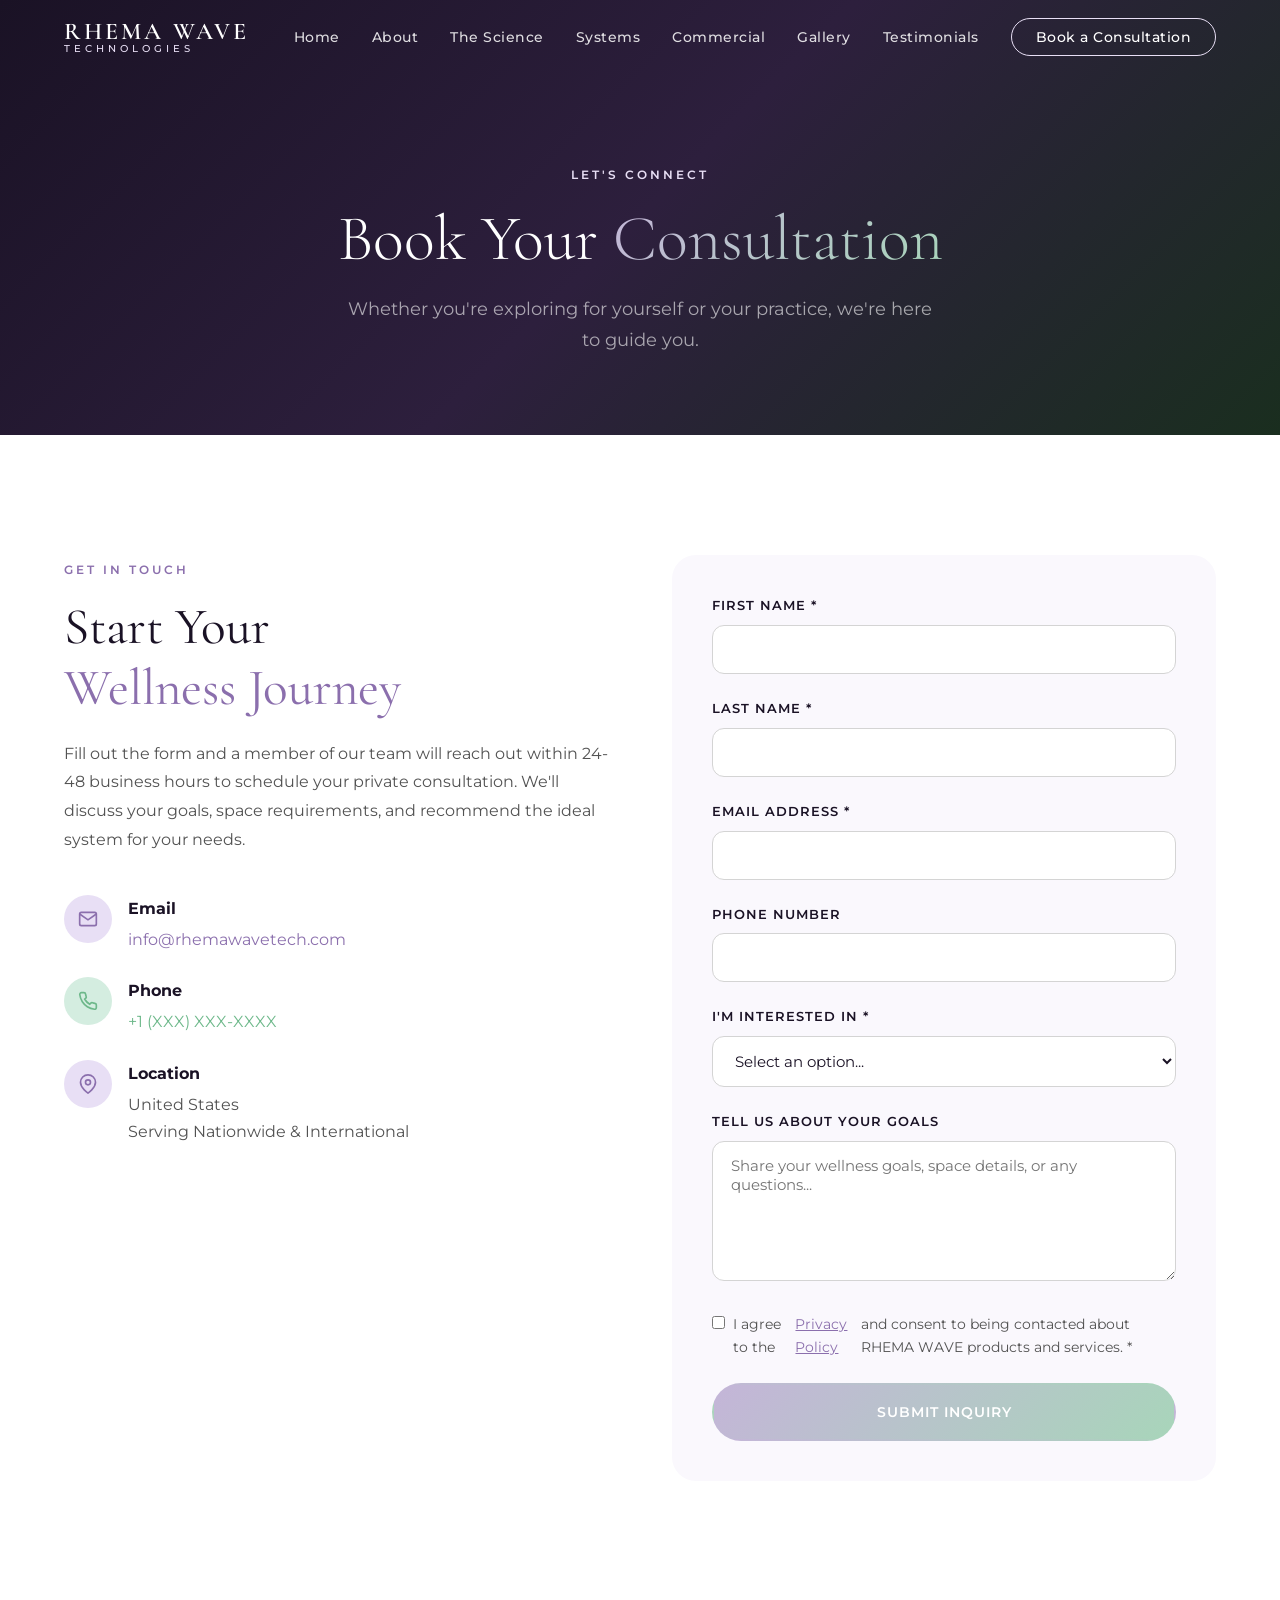
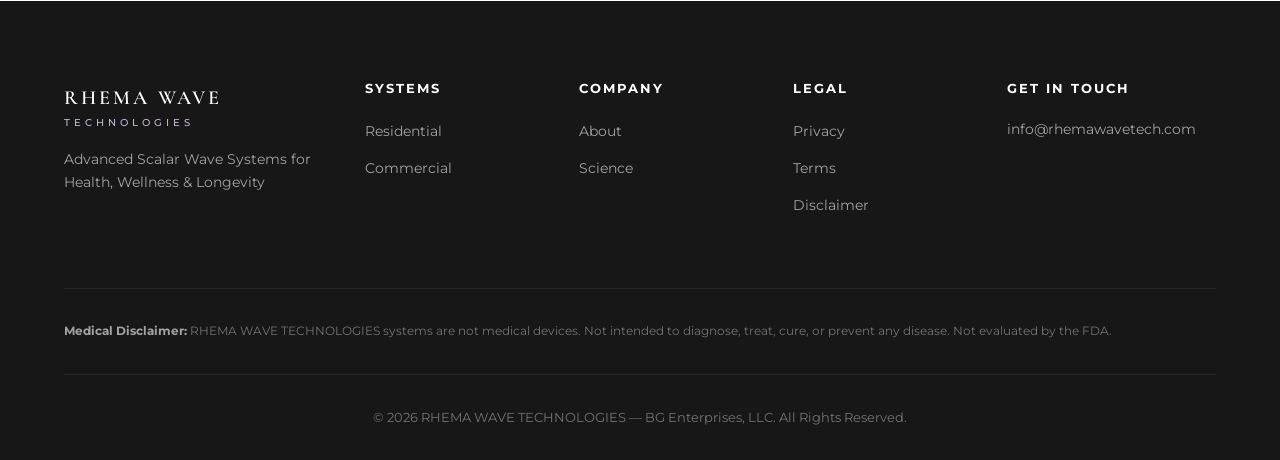
<file: contact.html>
<!DOCTYPE html>
<html lang="en">
<head>
  <meta charset="UTF-8">
  <meta name="viewport" content="width=device-width, initial-scale=1.0">
  <meta name="description" content="Contact RHEMA WAVE TECHNOLOGIES — Schedule a consultation, request a quote, or learn more about our scalar wave wellness systems.">
  <title>Contact Us | RHEMA WAVE TECHNOLOGIES</title>
  <link rel="preconnect" href="https://fonts.googleapis.com">
  <link rel="preconnect" href="https://fonts.gstatic.com" crossorigin>
  <link href="https://fonts.googleapis.com/css2?family=Cormorant+Garamond:wght@300;400;500;600;700&family=Montserrat:wght@300;400;500;600;700&display=swap" rel="stylesheet">
  <link rel="stylesheet" href="css/styles.css">
  <link rel="stylesheet" href="css/animations.css">
</head>
<body>

  <nav class="main-nav scrolled" id="mainNav">
    <div class="nav-container">
      <a href="index.html" class="nav-logo"><span class="logo-text">RHEMA WAVE</span><span class="logo-sub">TECHNOLOGIES</span></a>
      <button class="nav-toggle" id="navToggle" aria-label="Toggle navigation"><span></span><span></span><span></span></button>
      <ul class="nav-menu" id="navMenu">
        <li><a href="index.html">Home</a></li>
        <li><a href="about.html">About</a></li>
        <li><a href="technology.html">The Science</a></li>
        <li><a href="products.html">Systems</a></li>
        <li><a href="commercial.html">Commercial</a></li>
        <li><a href="gallery.html">Gallery</a></li>
        <li><a href="testimonials.html">Testimonials</a></li>
        <li><a href="contact.html" class="nav-cta active">Book a Consultation</a></li>
      </ul>
    </div>
  </nav>

  <div class="page-header">
    <div class="container">
      <span class="section-label light">Let's Connect</span>
      <h1>Book Your <span class="gradient-text">Consultation</span></h1>
      <p>Whether you're exploring for yourself or your practice, we're here to guide you.</p>
    </div>
  </div>

  <section class="section">
    <div class="container">
      <div class="contact-grid">
        <div>
          <span class="section-label">Get In Touch</span>
          <h2>Start Your<br><span class="accent-text">Wellness Journey</span></h2>
          <p style="color: var(--text-secondary); margin: 20px 0; line-height: 1.8;">
            Fill out the form and a member of our team will reach out within 24-48 business hours to schedule your private consultation. We'll discuss your goals, space requirements, and recommend the ideal system for your needs.
          </p>

          <div style="margin-top: 40px;">
            <div style="display: flex; align-items: flex-start; gap: 16px; margin-bottom: 24px;">
              <div style="width: 48px; height: 48px; border-radius: 50%; background: var(--calm-purple-light); display: flex; align-items: center; justify-content: center; flex-shrink: 0;">
                <svg width="20" height="20" viewBox="0 0 24 24" fill="none" stroke="var(--calm-purple-deep)" stroke-width="2"><path d="M4 4h16c1.1 0 2 .9 2 2v12c0 1.1-.9 2-2 2H4c-1.1 0-2-.9-2-2V6c0-1.1.9-2 2-2z"/><polyline points="22,6 12,13 2,6"/></svg>
              </div>
              <div>
                <strong style="display: block; margin-bottom: 4px;">Email</strong>
                <a href="mailto:info@rhemawavetech.com" style="color: var(--calm-purple-deep);">info@rhemawavetech.com</a>
              </div>
            </div>
            <div style="display: flex; align-items: flex-start; gap: 16px; margin-bottom: 24px;">
              <div style="width: 48px; height: 48px; border-radius: 50%; background: var(--calm-green-light); display: flex; align-items: center; justify-content: center; flex-shrink: 0;">
                <svg width="20" height="20" viewBox="0 0 24 24" fill="none" stroke="var(--calm-green-deep)" stroke-width="2"><path d="M22 16.92v3a2 2 0 01-2.18 2 19.79 19.79 0 01-8.63-3.07 19.5 19.5 0 01-6-6 19.79 19.79 0 01-3.07-8.67A2 2 0 014.11 2h3a2 2 0 012 1.72c.127.96.361 1.903.7 2.81a2 2 0 01-.45 2.11L8.09 9.91a16 16 0 006 6l1.27-1.27a2 2 0 012.11-.45c.907.339 1.85.573 2.81.7A2 2 0 0122 16.92z"/></svg>
              </div>
              <div>
                <strong style="display: block; margin-bottom: 4px;">Phone</strong>
                <a href="tel:+1XXXXXXXXXX" style="color: var(--calm-green-deep);">+1 (XXX) XXX-XXXX</a>
              </div>
            </div>
            <div style="display: flex; align-items: flex-start; gap: 16px;">
              <div style="width: 48px; height: 48px; border-radius: 50%; background: var(--calm-purple-light); display: flex; align-items: center; justify-content: center; flex-shrink: 0;">
                <svg width="20" height="20" viewBox="0 0 24 24" fill="none" stroke="var(--calm-purple-deep)" stroke-width="2"><path d="M21 10c0 7-9 13-9 13s-9-6-9-13a9 9 0 0118 0z"/><circle cx="12" cy="10" r="3"/></svg>
              </div>
              <div>
                <strong style="display: block; margin-bottom: 4px;">Location</strong>
                <span style="color: var(--text-secondary);">United States<br>Serving Nationwide &amp; International</span>
              </div>
            </div>
          </div>
        </div>

        <div>
          <!--
            GO HIGH LEVEL INTEGRATION NOTE:
            Replace this form with your GHL form embed code.
            In GHL, go to Sites > Forms > Create/Edit Form
            Then embed using the GHL form snippet.
          -->
          <form id="contactForm" style="background: var(--bg-secondary); padding: 40px; border-radius: 24px;">
            <div class="form-group">
              <label for="firstName">First Name *</label>
              <input type="text" id="firstName" name="firstName" required>
            </div>
            <div class="form-group">
              <label for="lastName">Last Name *</label>
              <input type="text" id="lastName" name="lastName" required>
            </div>
            <div class="form-group">
              <label for="email">Email Address *</label>
              <input type="email" id="email" name="email" required>
            </div>
            <div class="form-group">
              <label for="phone">Phone Number</label>
              <input type="tel" id="phone" name="phone">
            </div>
            <div class="form-group">
              <label for="interest">I'm Interested In *</label>
              <select id="interest" name="interest" required>
                <option value="">Select an option...</option>
                <option value="residential-personal">Residential — Personal System</option>
                <option value="residential-multi">Residential — Multi-Unit System</option>
                <option value="commercial-medspa">Commercial — Med Spa</option>
                <option value="commercial-clinic">Commercial — Functional Medicine Clinic</option>
                <option value="commercial-wellness">Commercial — Wellness Center</option>
                <option value="portable">Portable / Personal Unit</option>
                <option value="wearables">Bio-Scalar Wearables</option>
                <option value="general">General Inquiry</option>
              </select>
            </div>
            <div class="form-group">
              <label for="message">Tell Us About Your Goals</label>
              <textarea id="message" name="message" placeholder="Share your wellness goals, space details, or any questions..."></textarea>
            </div>
            <div class="form-group">
              <label style="display: flex; align-items: flex-start; gap: 8px; text-transform: none; letter-spacing: 0; font-weight: 400; font-size: 0.85rem; color: var(--text-secondary);">
                <input type="checkbox" name="consent" required style="width: auto; margin-top: 3px;">
                I agree to the <a href="privacy.html" style="color: var(--calm-purple-deep); text-decoration: underline;">Privacy Policy</a> and consent to being contacted about RHEMA WAVE products and services. *
              </label>
            </div>
            <button type="submit" class="btn btn-primary btn-lg" style="width: 100%;">Submit Inquiry</button>
          </form>
        </div>
      </div>
    </div>
  </section>

  <footer class="main-footer">
    <div class="container">
      <div class="footer-grid">
        <div class="footer-brand"><div class="footer-logo"><span class="logo-text">RHEMA WAVE</span><span class="logo-sub">TECHNOLOGIES</span></div><p class="footer-tagline">Advanced Scalar Wave Systems for Health, Wellness &amp; Longevity</p></div>
        <div class="footer-links"><h4>Systems</h4><ul><li><a href="products.html">Residential</a></li><li><a href="commercial.html">Commercial</a></li></ul></div>
        <div class="footer-links"><h4>Company</h4><ul><li><a href="about.html">About</a></li><li><a href="technology.html">Science</a></li></ul></div>
        <div class="footer-links"><h4>Legal</h4><ul><li><a href="privacy.html">Privacy</a></li><li><a href="terms.html">Terms</a></li><li><a href="disclaimer.html">Disclaimer</a></li></ul></div>
        <div class="footer-contact"><h4>Get In Touch</h4><p><a href="mailto:info@rhemawavetech.com">info@rhemawavetech.com</a></p></div>
      </div>
      <div class="footer-disclaimer"><p><strong>Medical Disclaimer:</strong> RHEMA WAVE TECHNOLOGIES systems are not medical devices. Not intended to diagnose, treat, cure, or prevent any disease. Not evaluated by the FDA.</p></div>
      <div class="footer-bottom"><p>&copy; <span id="currentYear"></span> RHEMA WAVE TECHNOLOGIES — BG Enterprises, LLC. All Rights Reserved.</p></div>
    </div>
  </footer>
  <script src="js/main.js"></script>
</body>
</html>
</file>
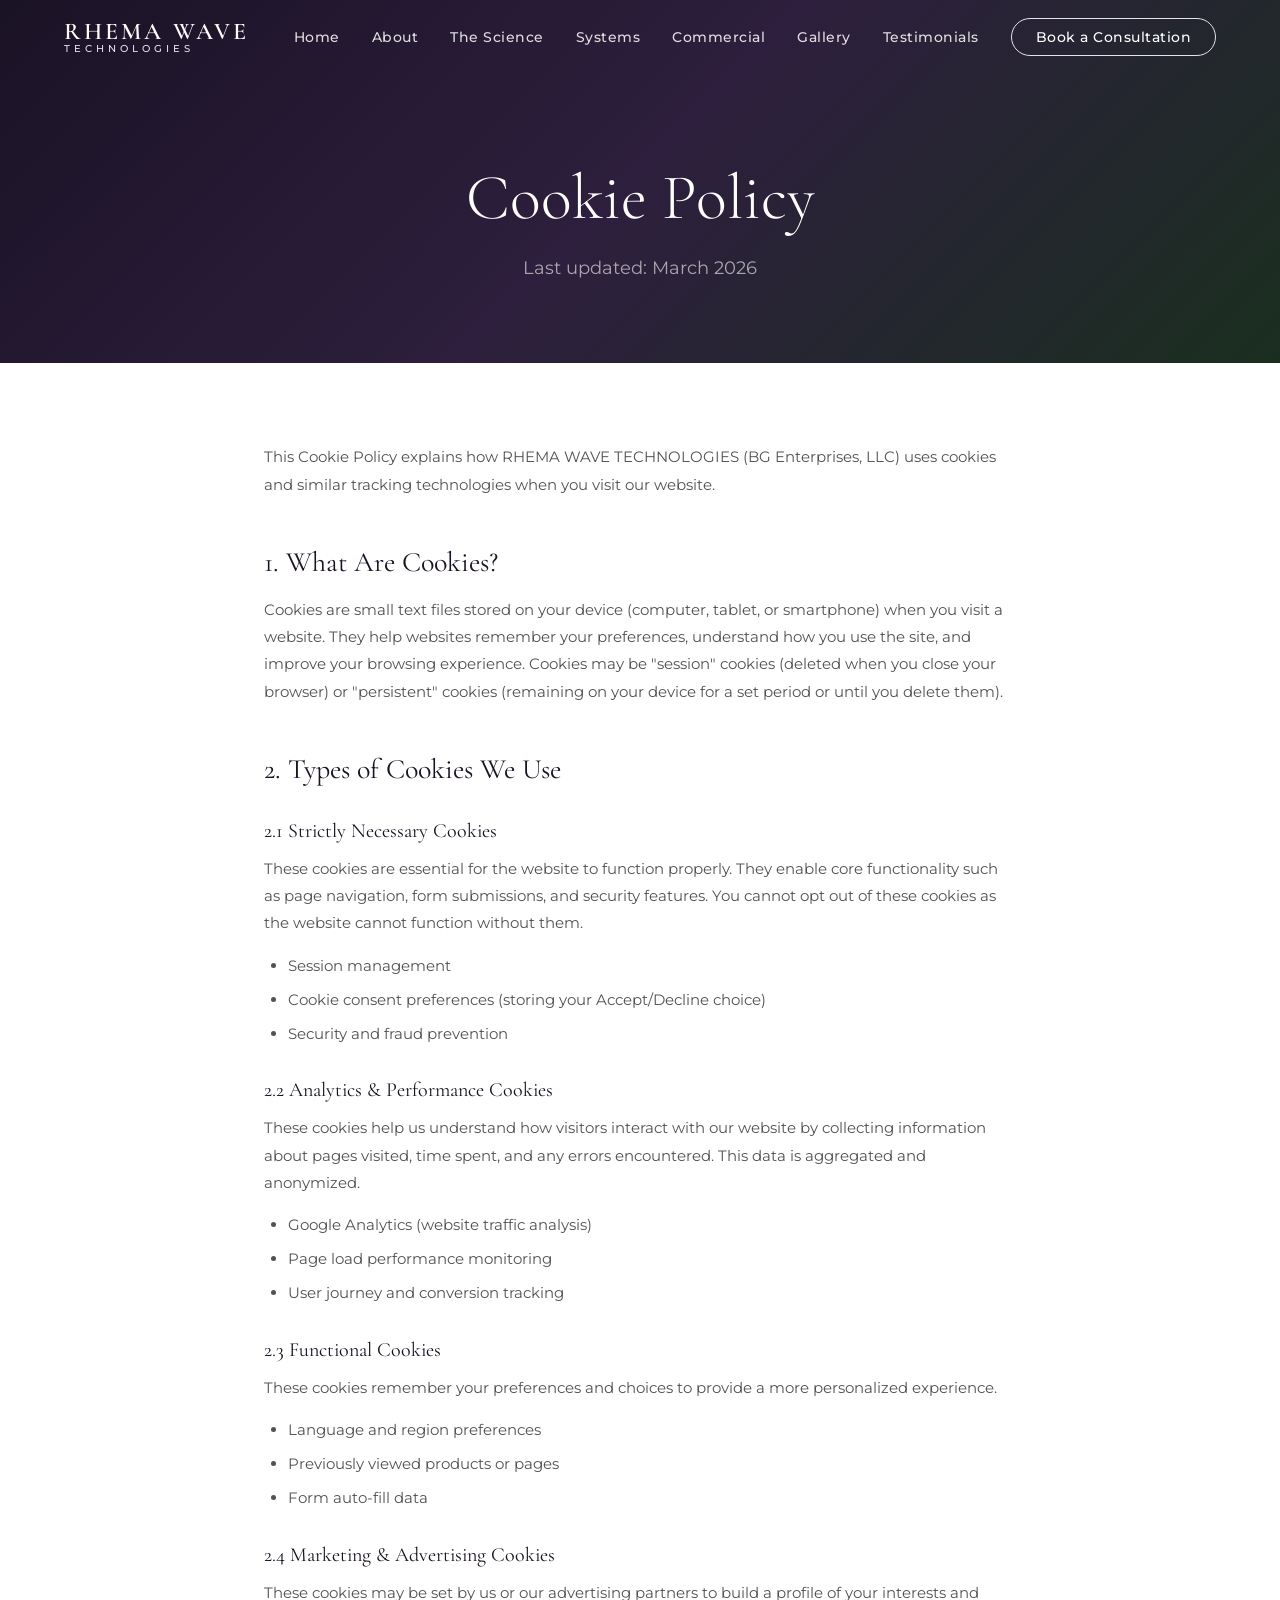
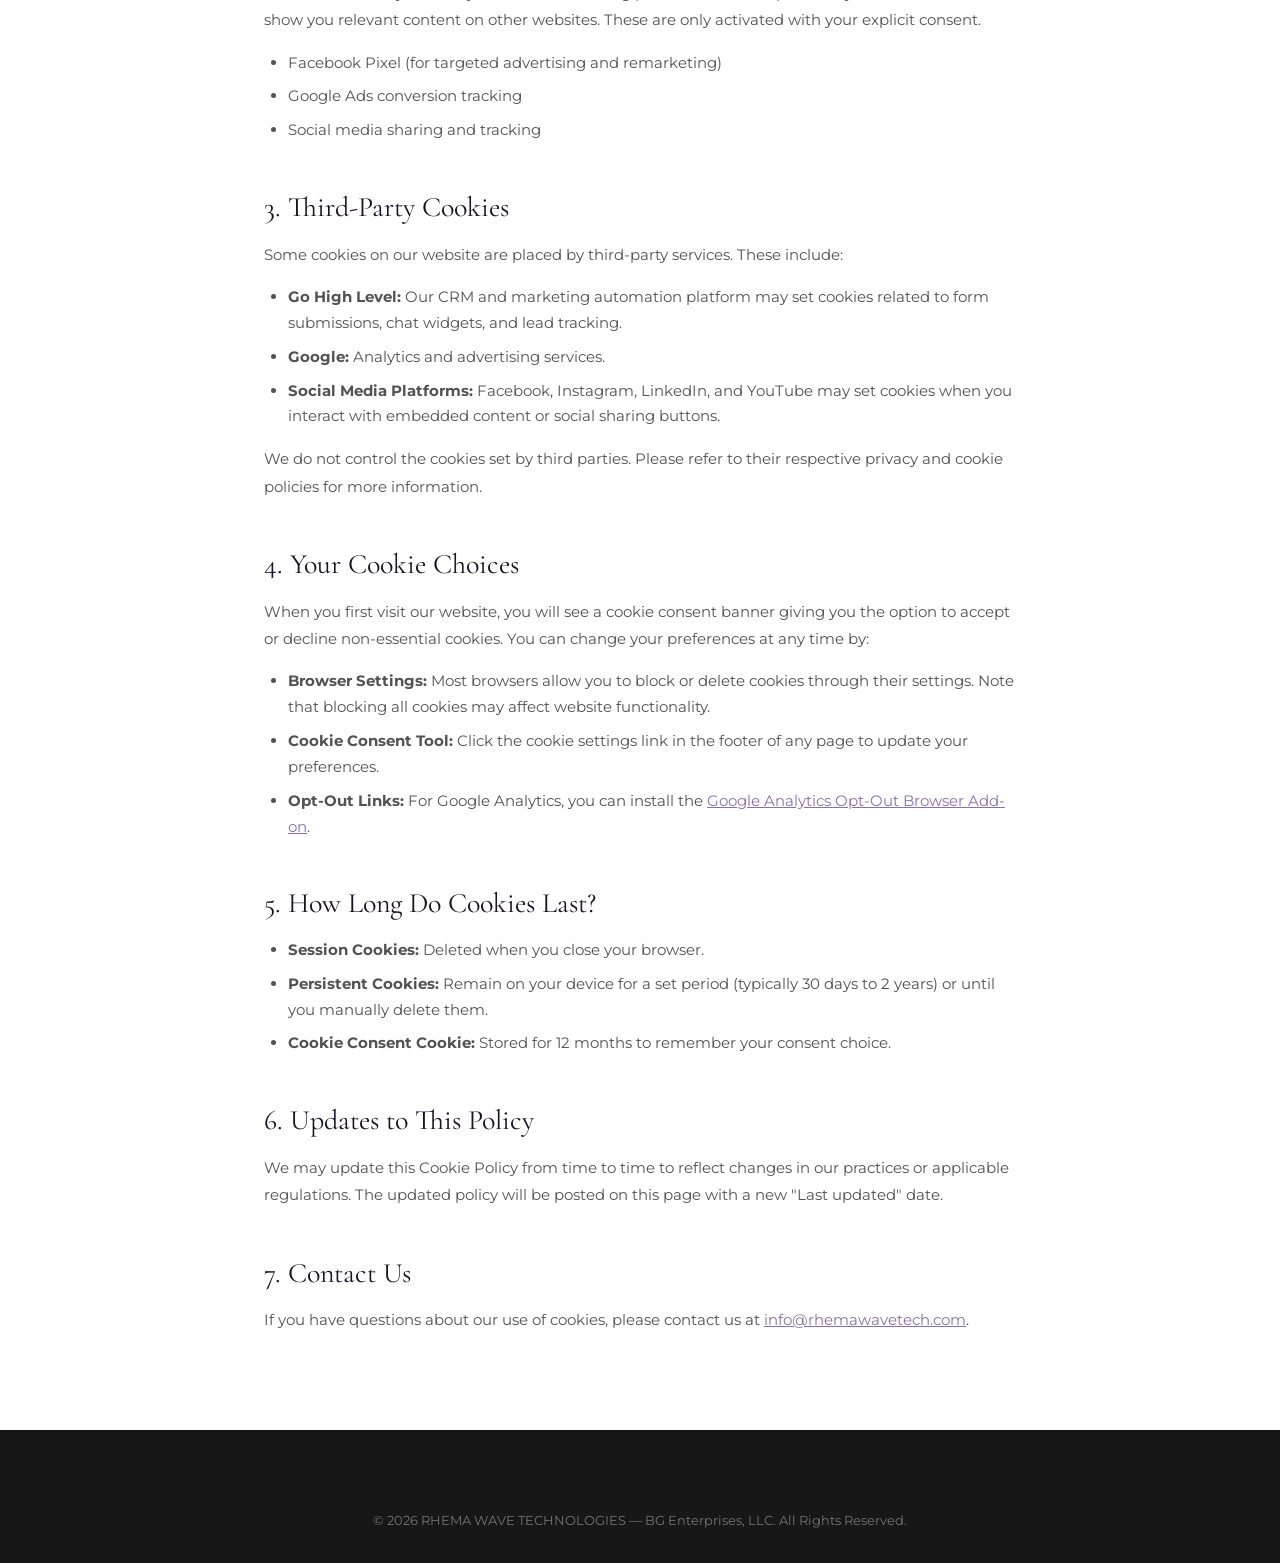
<file: cookies.html>
<!DOCTYPE html>
<html lang="en">
<head>
  <meta charset="UTF-8">
  <meta name="viewport" content="width=device-width, initial-scale=1.0">
  <meta name="description" content="RHEMA WAVE TECHNOLOGIES Cookie Policy — How we use cookies and tracking technologies on our website.">
  <title>Cookie Policy | RHEMA WAVE TECHNOLOGIES</title>
  <link rel="preconnect" href="https://fonts.googleapis.com">
  <link rel="preconnect" href="https://fonts.gstatic.com" crossorigin>
  <link href="https://fonts.googleapis.com/css2?family=Cormorant+Garamond:wght@300;400;500;600;700&family=Montserrat:wght@300;400;500;600;700&display=swap" rel="stylesheet">
  <link rel="stylesheet" href="css/styles.css">
  <link rel="stylesheet" href="css/animations.css">
</head>
<body>

  <nav class="main-nav scrolled" id="mainNav">
    <div class="nav-container">
      <a href="index.html" class="nav-logo"><span class="logo-text">RHEMA WAVE</span><span class="logo-sub">TECHNOLOGIES</span></a>
      <button class="nav-toggle" id="navToggle" aria-label="Toggle navigation"><span></span><span></span><span></span></button>
      <ul class="nav-menu" id="navMenu">
        <li><a href="index.html">Home</a></li>
        <li><a href="about.html">About</a></li>
        <li><a href="technology.html">The Science</a></li>
        <li><a href="products.html">Systems</a></li>
        <li><a href="commercial.html">Commercial</a></li>
        <li><a href="gallery.html">Gallery</a></li>
        <li><a href="testimonials.html">Testimonials</a></li>
        <li><a href="contact.html" class="nav-cta">Book a Consultation</a></li>
      </ul>
    </div>
  </nav>

  <div class="page-header">
    <div class="container">
      <h1>Cookie Policy</h1>
      <p>Last updated: March 2026</p>
    </div>
  </div>

  <div class="legal-content">
    <p>This Cookie Policy explains how RHEMA WAVE TECHNOLOGIES (BG Enterprises, LLC) uses cookies and similar tracking technologies when you visit our website.</p>

    <h2>1. What Are Cookies?</h2>
    <p>Cookies are small text files stored on your device (computer, tablet, or smartphone) when you visit a website. They help websites remember your preferences, understand how you use the site, and improve your browsing experience. Cookies may be "session" cookies (deleted when you close your browser) or "persistent" cookies (remaining on your device for a set period or until you delete them).</p>

    <h2>2. Types of Cookies We Use</h2>

    <h3>2.1 Strictly Necessary Cookies</h3>
    <p>These cookies are essential for the website to function properly. They enable core functionality such as page navigation, form submissions, and security features. You cannot opt out of these cookies as the website cannot function without them.</p>
    <ul>
      <li>Session management</li>
      <li>Cookie consent preferences (storing your Accept/Decline choice)</li>
      <li>Security and fraud prevention</li>
    </ul>

    <h3>2.2 Analytics &amp; Performance Cookies</h3>
    <p>These cookies help us understand how visitors interact with our website by collecting information about pages visited, time spent, and any errors encountered. This data is aggregated and anonymized.</p>
    <ul>
      <li>Google Analytics (website traffic analysis)</li>
      <li>Page load performance monitoring</li>
      <li>User journey and conversion tracking</li>
    </ul>

    <h3>2.3 Functional Cookies</h3>
    <p>These cookies remember your preferences and choices to provide a more personalized experience.</p>
    <ul>
      <li>Language and region preferences</li>
      <li>Previously viewed products or pages</li>
      <li>Form auto-fill data</li>
    </ul>

    <h3>2.4 Marketing &amp; Advertising Cookies</h3>
    <p>These cookies may be set by us or our advertising partners to build a profile of your interests and show you relevant content on other websites. These are only activated with your explicit consent.</p>
    <ul>
      <li>Facebook Pixel (for targeted advertising and remarketing)</li>
      <li>Google Ads conversion tracking</li>
      <li>Social media sharing and tracking</li>
    </ul>

    <h2>3. Third-Party Cookies</h2>
    <p>Some cookies on our website are placed by third-party services. These include:</p>
    <ul>
      <li><strong>Go High Level:</strong> Our CRM and marketing automation platform may set cookies related to form submissions, chat widgets, and lead tracking.</li>
      <li><strong>Google:</strong> Analytics and advertising services.</li>
      <li><strong>Social Media Platforms:</strong> Facebook, Instagram, LinkedIn, and YouTube may set cookies when you interact with embedded content or social sharing buttons.</li>
    </ul>
    <p>We do not control the cookies set by third parties. Please refer to their respective privacy and cookie policies for more information.</p>

    <h2>4. Your Cookie Choices</h2>
    <p>When you first visit our website, you will see a cookie consent banner giving you the option to accept or decline non-essential cookies. You can change your preferences at any time by:</p>
    <ul>
      <li><strong>Browser Settings:</strong> Most browsers allow you to block or delete cookies through their settings. Note that blocking all cookies may affect website functionality.</li>
      <li><strong>Cookie Consent Tool:</strong> Click the cookie settings link in the footer of any page to update your preferences.</li>
      <li><strong>Opt-Out Links:</strong> For Google Analytics, you can install the <a href="https://tools.google.com/dlpage/gaoptout" target="_blank" rel="noopener">Google Analytics Opt-Out Browser Add-on</a>.</li>
    </ul>

    <h2>5. How Long Do Cookies Last?</h2>
    <ul>
      <li><strong>Session Cookies:</strong> Deleted when you close your browser.</li>
      <li><strong>Persistent Cookies:</strong> Remain on your device for a set period (typically 30 days to 2 years) or until you manually delete them.</li>
      <li><strong>Cookie Consent Cookie:</strong> Stored for 12 months to remember your consent choice.</li>
    </ul>

    <h2>6. Updates to This Policy</h2>
    <p>We may update this Cookie Policy from time to time to reflect changes in our practices or applicable regulations. The updated policy will be posted on this page with a new "Last updated" date.</p>

    <h2>7. Contact Us</h2>
    <p>If you have questions about our use of cookies, please contact us at <a href="mailto:info@rhemawavetech.com">info@rhemawavetech.com</a>.</p>
  </div>

  <footer class="main-footer">
    <div class="container">
      <div class="footer-bottom">
        <p>&copy; <span id="currentYear"></span> RHEMA WAVE TECHNOLOGIES — BG Enterprises, LLC. All Rights Reserved.</p>
      </div>
    </div>
  </footer>
  <script src="js/main.js"></script>
</body>
</html>
</file>
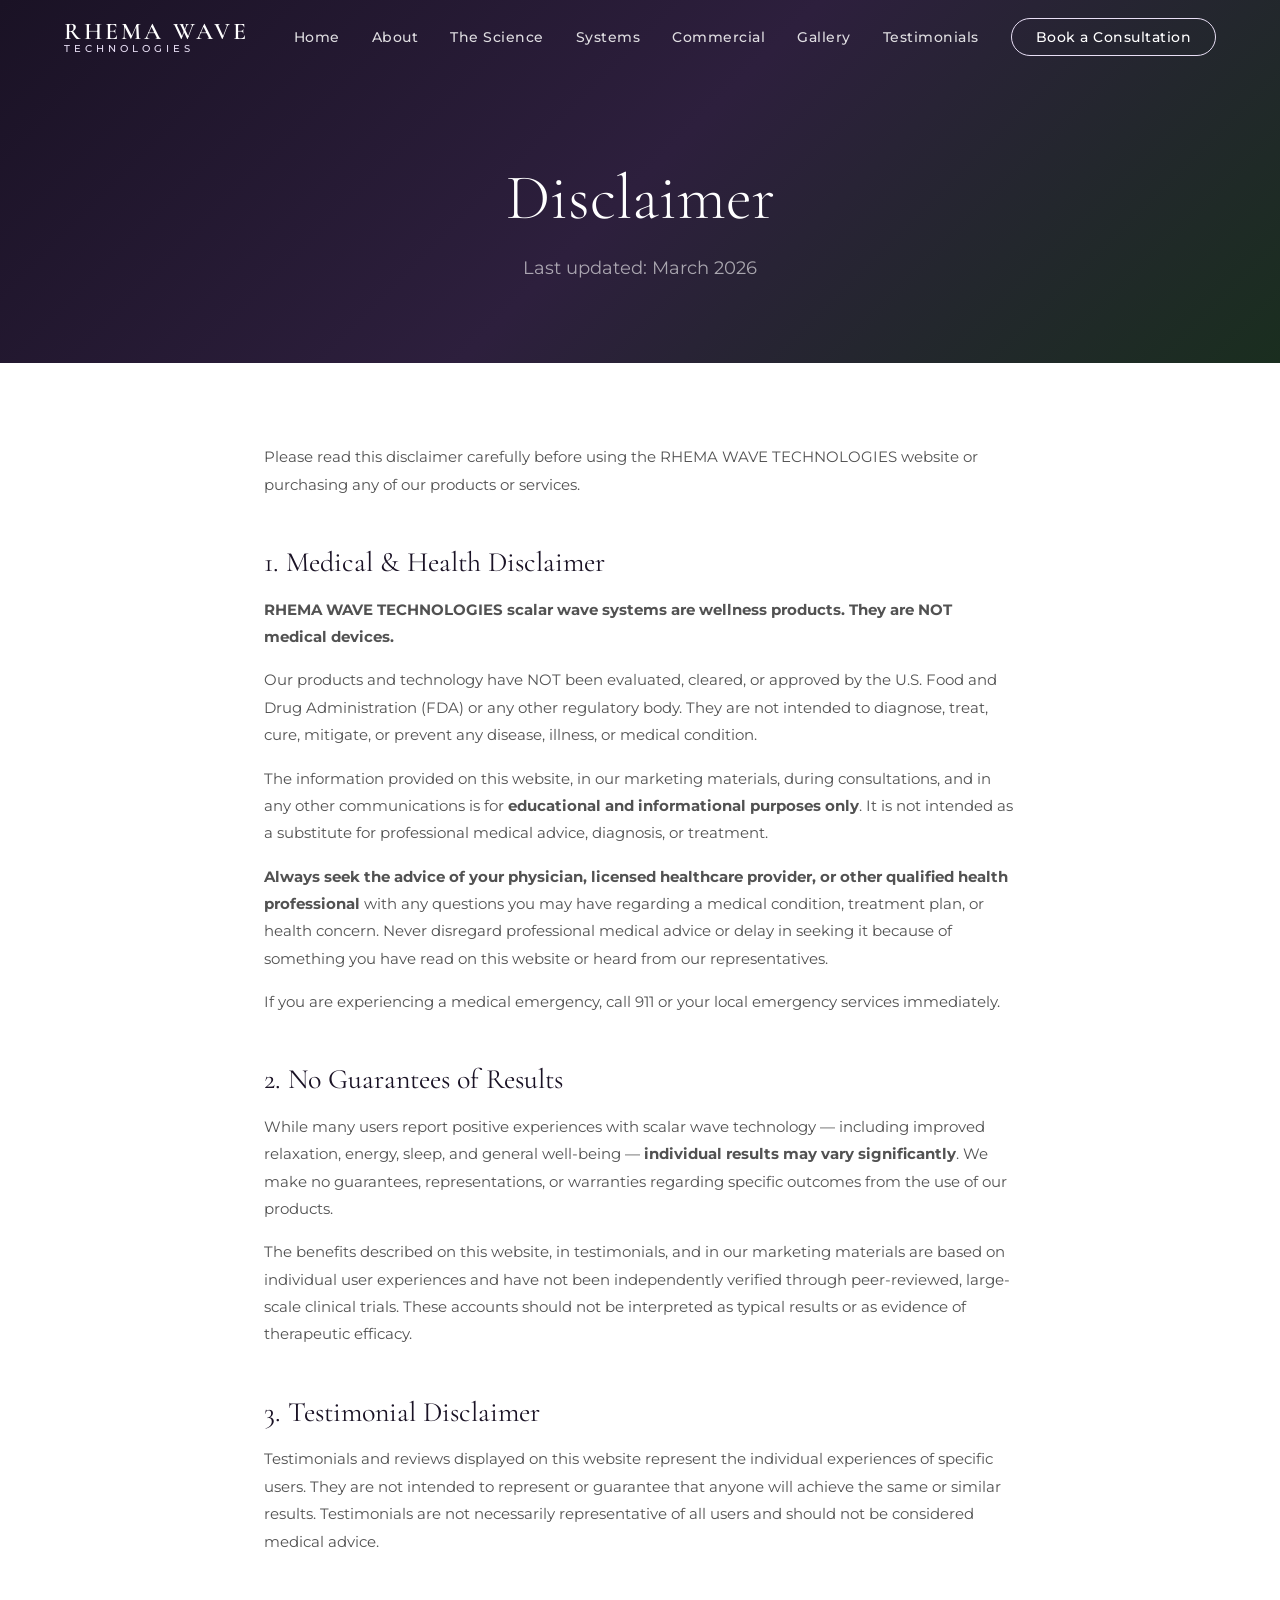
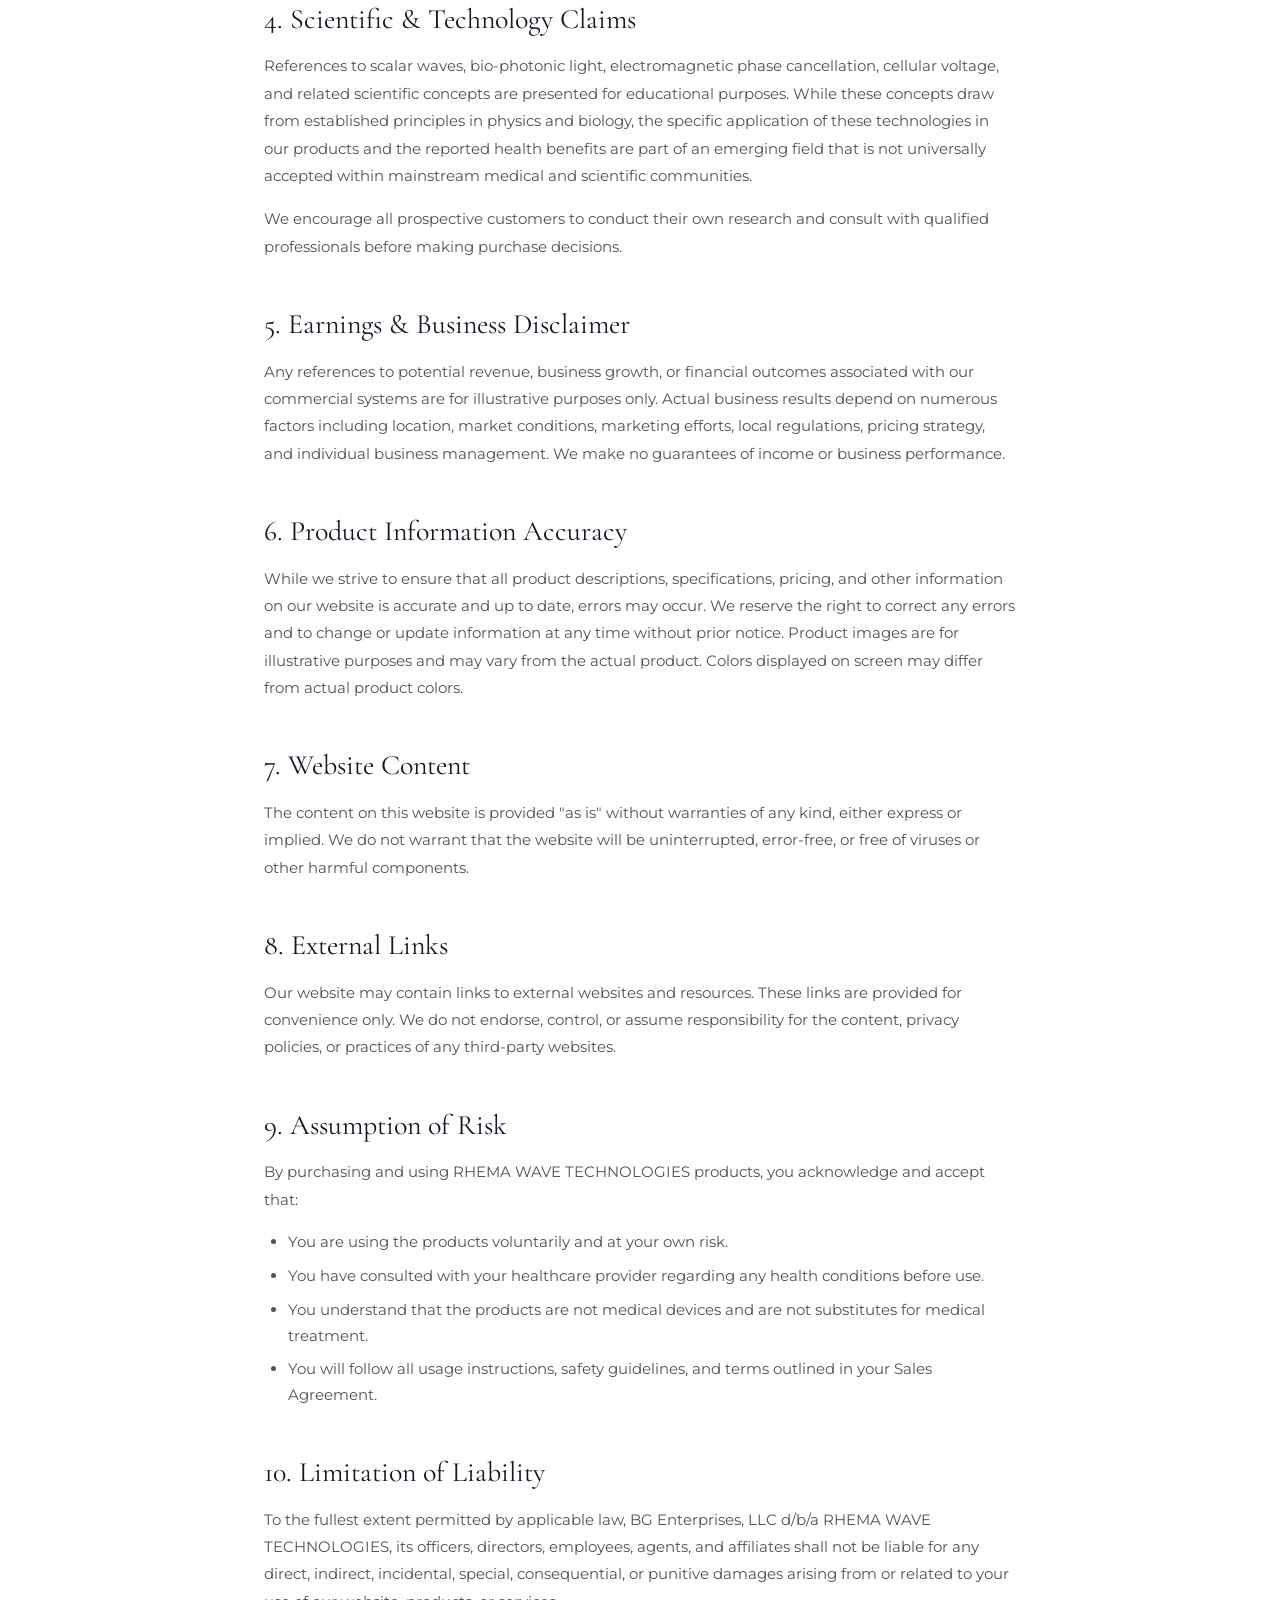
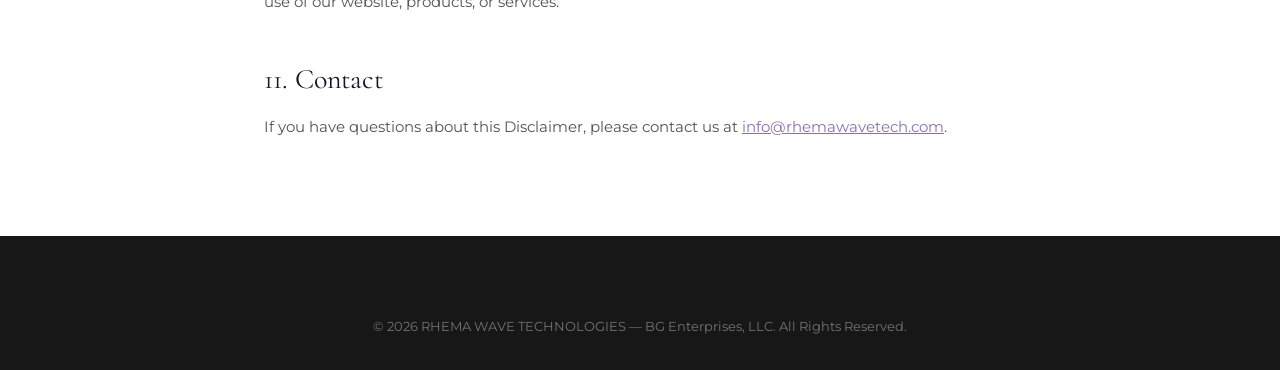
<file: disclaimer.html>
<!DOCTYPE html>
<html lang="en">
<head>
  <meta charset="UTF-8">
  <meta name="viewport" content="width=device-width, initial-scale=1.0">
  <meta name="description" content="RHEMA WAVE TECHNOLOGIES Disclaimer — Important legal notices regarding our products, services, and website content.">
  <title>Disclaimer | RHEMA WAVE TECHNOLOGIES</title>
  <link rel="preconnect" href="https://fonts.googleapis.com">
  <link rel="preconnect" href="https://fonts.gstatic.com" crossorigin>
  <link href="https://fonts.googleapis.com/css2?family=Cormorant+Garamond:wght@300;400;500;600;700&family=Montserrat:wght@300;400;500;600;700&display=swap" rel="stylesheet">
  <link rel="stylesheet" href="css/styles.css">
  <link rel="stylesheet" href="css/animations.css">
</head>
<body>

  <nav class="main-nav scrolled" id="mainNav">
    <div class="nav-container">
      <a href="index.html" class="nav-logo"><span class="logo-text">RHEMA WAVE</span><span class="logo-sub">TECHNOLOGIES</span></a>
      <button class="nav-toggle" id="navToggle" aria-label="Toggle navigation"><span></span><span></span><span></span></button>
      <ul class="nav-menu" id="navMenu">
        <li><a href="index.html">Home</a></li>
        <li><a href="about.html">About</a></li>
        <li><a href="technology.html">The Science</a></li>
        <li><a href="products.html">Systems</a></li>
        <li><a href="commercial.html">Commercial</a></li>
        <li><a href="gallery.html">Gallery</a></li>
        <li><a href="testimonials.html">Testimonials</a></li>
        <li><a href="contact.html" class="nav-cta">Book a Consultation</a></li>
      </ul>
    </div>
  </nav>

  <div class="page-header">
    <div class="container">
      <h1>Disclaimer</h1>
      <p>Last updated: March 2026</p>
    </div>
  </div>

  <div class="legal-content">
    <p>Please read this disclaimer carefully before using the RHEMA WAVE TECHNOLOGIES website or purchasing any of our products or services.</p>

    <h2>1. Medical &amp; Health Disclaimer</h2>
    <p><strong>RHEMA WAVE TECHNOLOGIES scalar wave systems are wellness products. They are NOT medical devices.</strong></p>
    <p>Our products and technology have NOT been evaluated, cleared, or approved by the U.S. Food and Drug Administration (FDA) or any other regulatory body. They are not intended to diagnose, treat, cure, mitigate, or prevent any disease, illness, or medical condition.</p>
    <p>The information provided on this website, in our marketing materials, during consultations, and in any other communications is for <strong>educational and informational purposes only</strong>. It is not intended as a substitute for professional medical advice, diagnosis, or treatment.</p>
    <p><strong>Always seek the advice of your physician, licensed healthcare provider, or other qualified health professional</strong> with any questions you may have regarding a medical condition, treatment plan, or health concern. Never disregard professional medical advice or delay in seeking it because of something you have read on this website or heard from our representatives.</p>
    <p>If you are experiencing a medical emergency, call 911 or your local emergency services immediately.</p>

    <h2>2. No Guarantees of Results</h2>
    <p>While many users report positive experiences with scalar wave technology — including improved relaxation, energy, sleep, and general well-being — <strong>individual results may vary significantly</strong>. We make no guarantees, representations, or warranties regarding specific outcomes from the use of our products.</p>
    <p>The benefits described on this website, in testimonials, and in our marketing materials are based on individual user experiences and have not been independently verified through peer-reviewed, large-scale clinical trials. These accounts should not be interpreted as typical results or as evidence of therapeutic efficacy.</p>

    <h2>3. Testimonial Disclaimer</h2>
    <p>Testimonials and reviews displayed on this website represent the individual experiences of specific users. They are not intended to represent or guarantee that anyone will achieve the same or similar results. Testimonials are not necessarily representative of all users and should not be considered medical advice.</p>

    <h2>4. Scientific &amp; Technology Claims</h2>
    <p>References to scalar waves, bio-photonic light, electromagnetic phase cancellation, cellular voltage, and related scientific concepts are presented for educational purposes. While these concepts draw from established principles in physics and biology, the specific application of these technologies in our products and the reported health benefits are part of an emerging field that is not universally accepted within mainstream medical and scientific communities.</p>
    <p>We encourage all prospective customers to conduct their own research and consult with qualified professionals before making purchase decisions.</p>

    <h2>5. Earnings &amp; Business Disclaimer</h2>
    <p>Any references to potential revenue, business growth, or financial outcomes associated with our commercial systems are for illustrative purposes only. Actual business results depend on numerous factors including location, market conditions, marketing efforts, local regulations, pricing strategy, and individual business management. We make no guarantees of income or business performance.</p>

    <h2>6. Product Information Accuracy</h2>
    <p>While we strive to ensure that all product descriptions, specifications, pricing, and other information on our website is accurate and up to date, errors may occur. We reserve the right to correct any errors and to change or update information at any time without prior notice. Product images are for illustrative purposes and may vary from the actual product. Colors displayed on screen may differ from actual product colors.</p>

    <h2>7. Website Content</h2>
    <p>The content on this website is provided "as is" without warranties of any kind, either express or implied. We do not warrant that the website will be uninterrupted, error-free, or free of viruses or other harmful components.</p>

    <h2>8. External Links</h2>
    <p>Our website may contain links to external websites and resources. These links are provided for convenience only. We do not endorse, control, or assume responsibility for the content, privacy policies, or practices of any third-party websites.</p>

    <h2>9. Assumption of Risk</h2>
    <p>By purchasing and using RHEMA WAVE TECHNOLOGIES products, you acknowledge and accept that:</p>
    <ul>
      <li>You are using the products voluntarily and at your own risk.</li>
      <li>You have consulted with your healthcare provider regarding any health conditions before use.</li>
      <li>You understand that the products are not medical devices and are not substitutes for medical treatment.</li>
      <li>You will follow all usage instructions, safety guidelines, and terms outlined in your Sales Agreement.</li>
    </ul>

    <h2>10. Limitation of Liability</h2>
    <p>To the fullest extent permitted by applicable law, BG Enterprises, LLC d/b/a RHEMA WAVE TECHNOLOGIES, its officers, directors, employees, agents, and affiliates shall not be liable for any direct, indirect, incidental, special, consequential, or punitive damages arising from or related to your use of our website, products, or services.</p>

    <h2>11. Contact</h2>
    <p>If you have questions about this Disclaimer, please contact us at <a href="mailto:info@rhemawavetech.com">info@rhemawavetech.com</a>.</p>
  </div>

  <footer class="main-footer">
    <div class="container">
      <div class="footer-bottom">
        <p>&copy; <span id="currentYear"></span> RHEMA WAVE TECHNOLOGIES — BG Enterprises, LLC. All Rights Reserved.</p>
      </div>
    </div>
  </footer>
  <script src="js/main.js"></script>
</body>
</html>
</file>
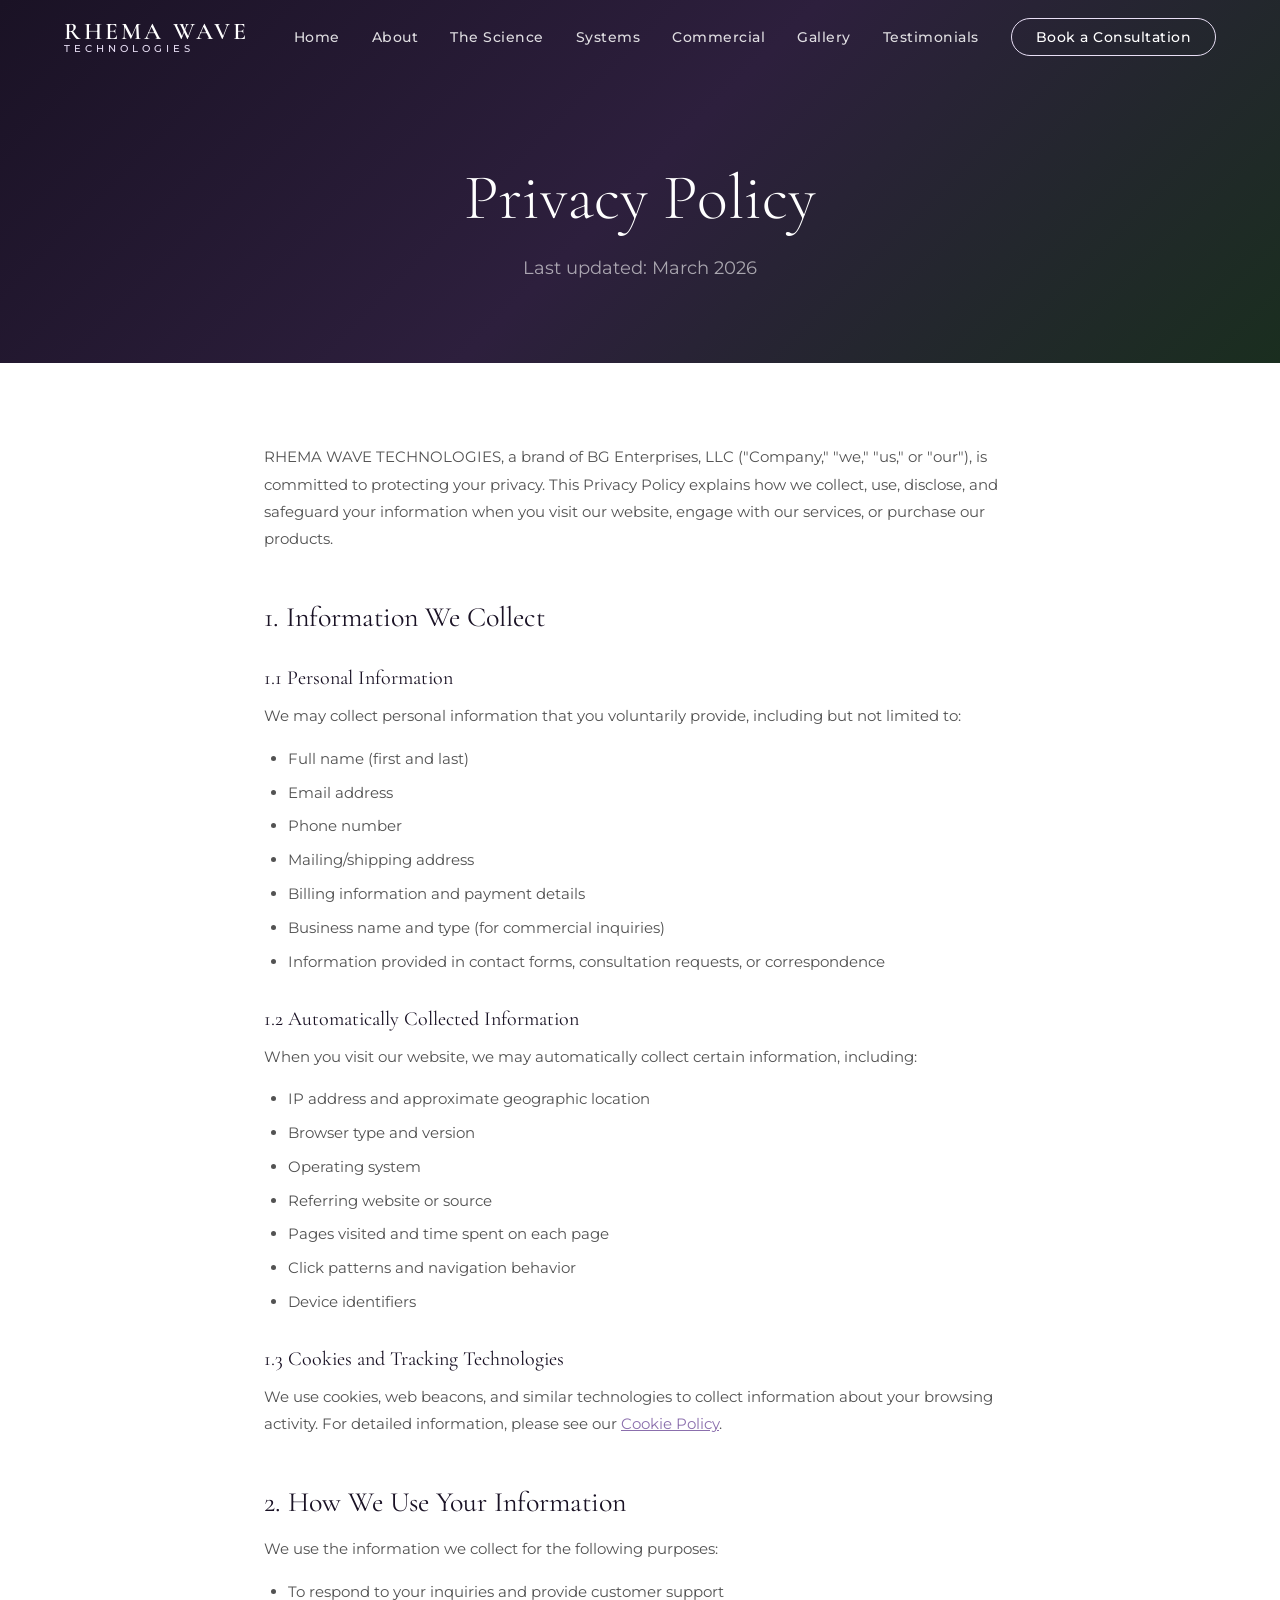
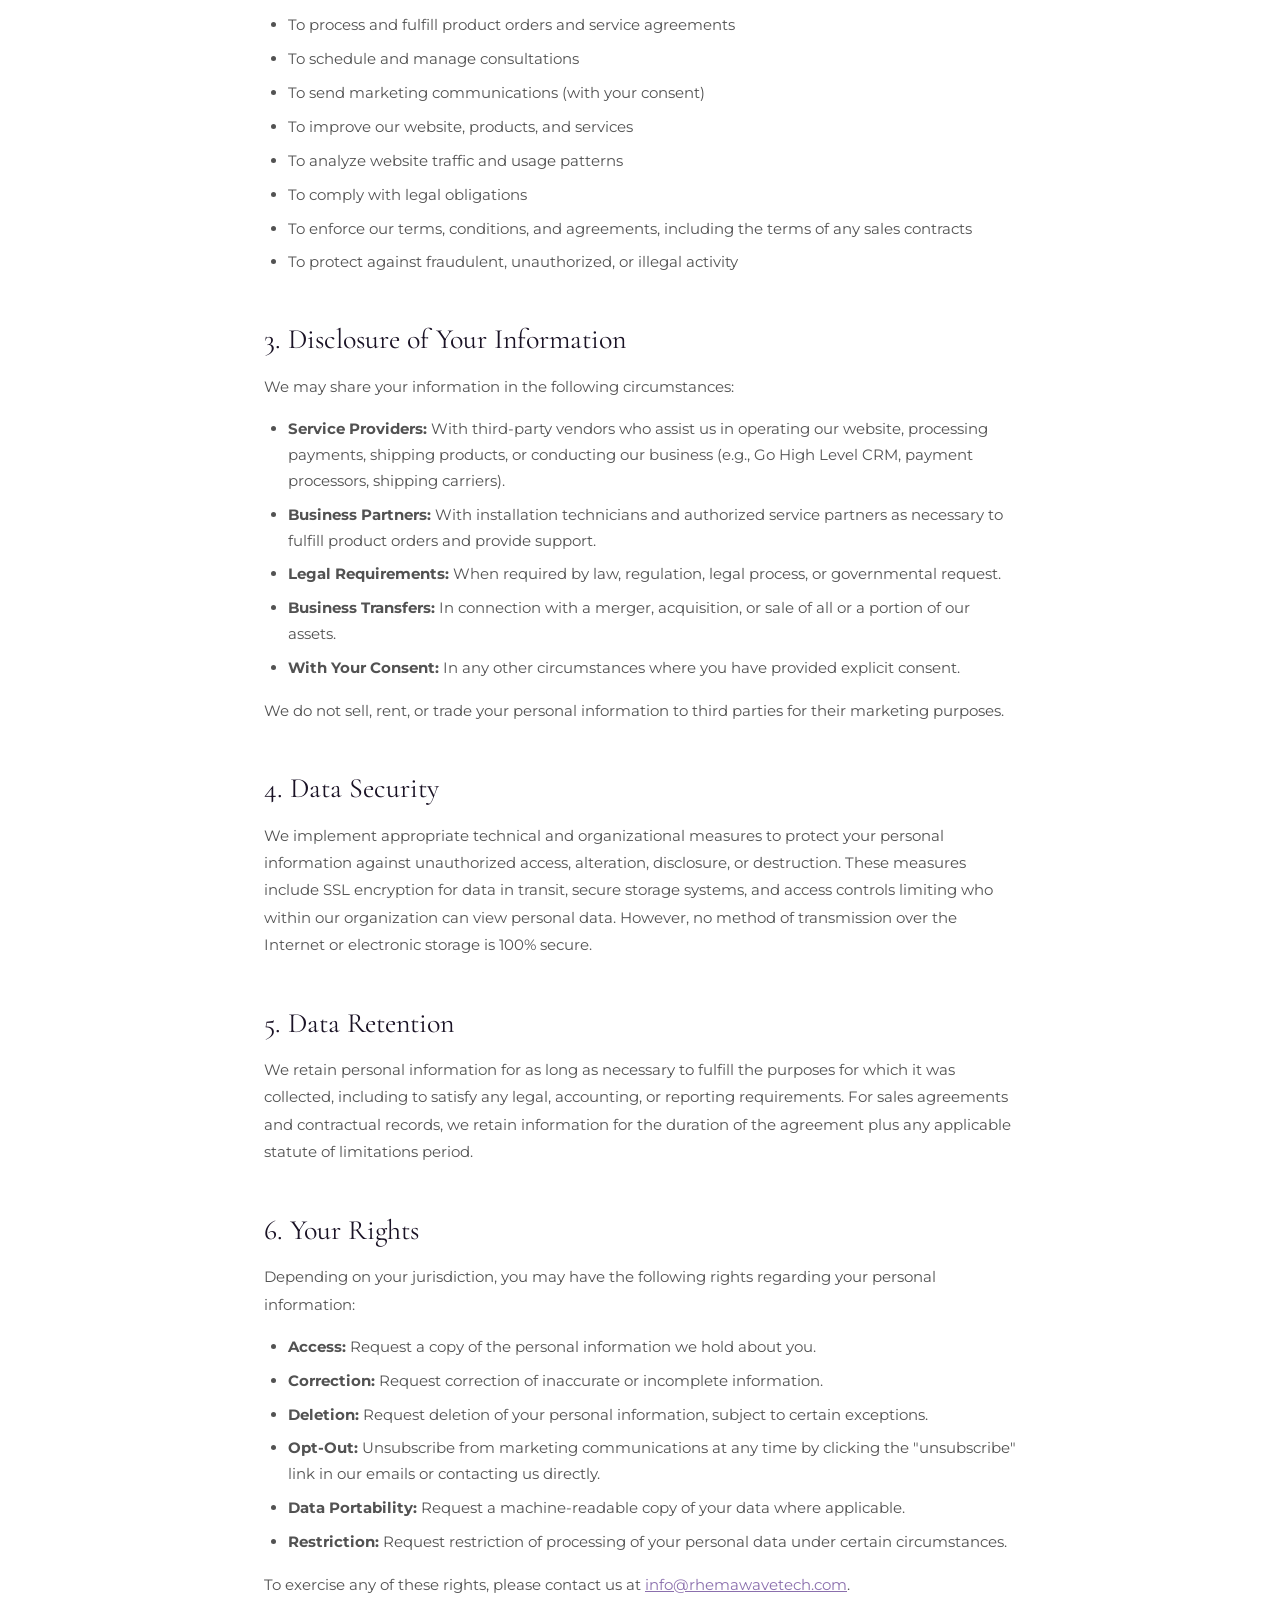
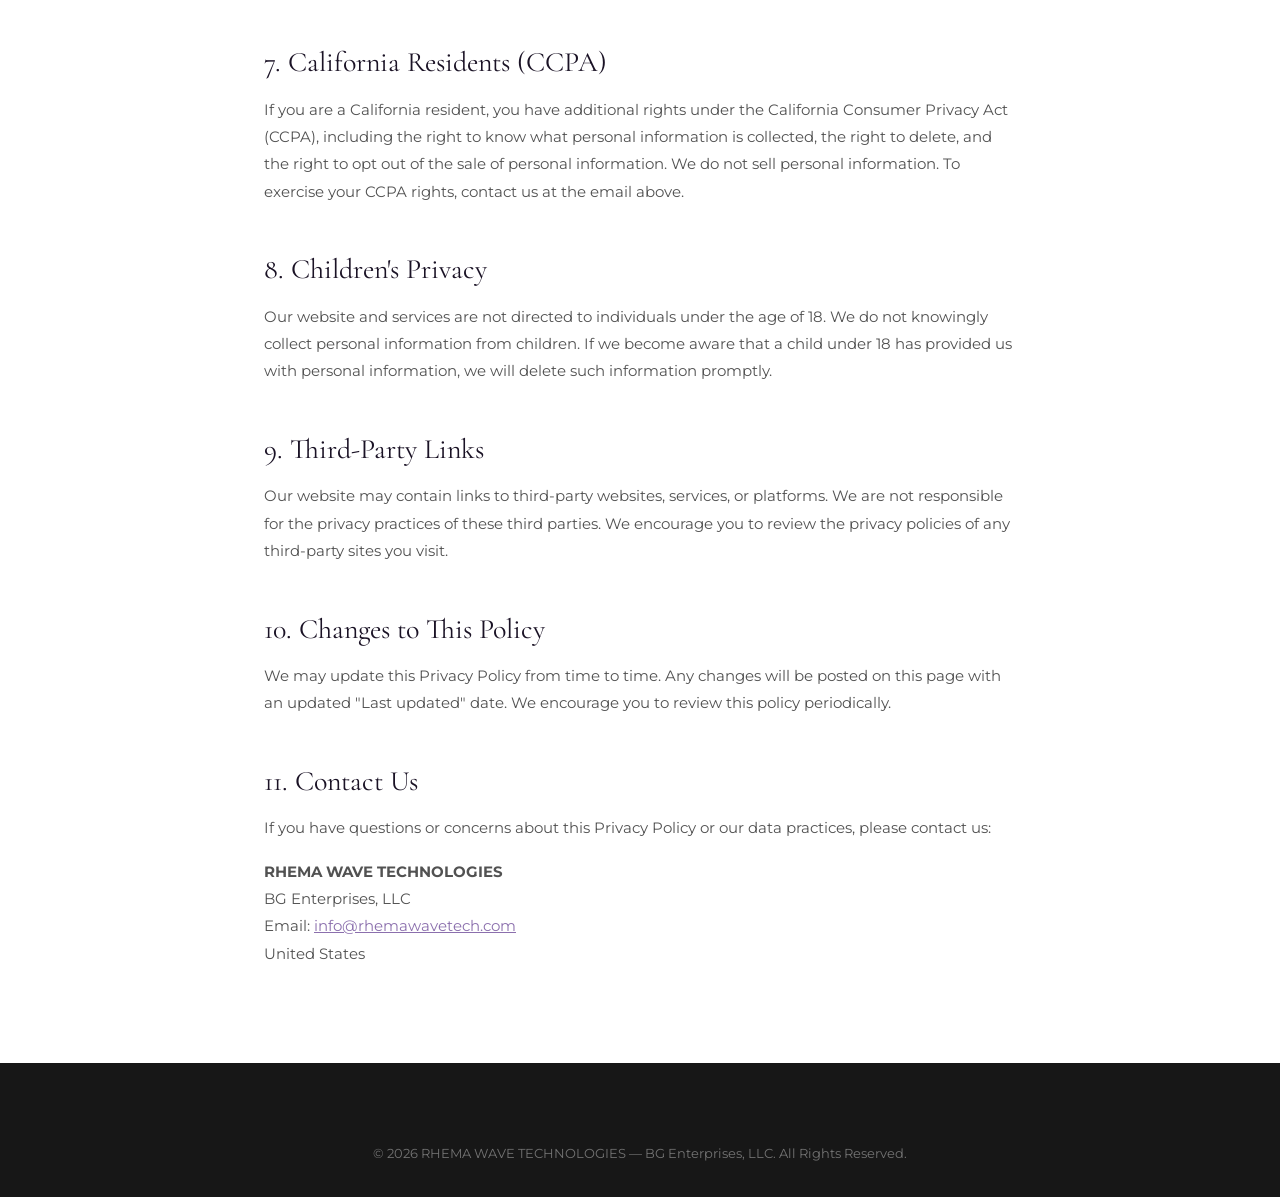
<file: privacy.html>
<!DOCTYPE html>
<html lang="en">
<head>
  <meta charset="UTF-8">
  <meta name="viewport" content="width=device-width, initial-scale=1.0">
  <meta name="description" content="RHEMA WAVE TECHNOLOGIES Privacy Policy — How we collect, use, and protect your personal information.">
  <title>Privacy Policy | RHEMA WAVE TECHNOLOGIES</title>
  <link rel="preconnect" href="https://fonts.googleapis.com">
  <link rel="preconnect" href="https://fonts.gstatic.com" crossorigin>
  <link href="https://fonts.googleapis.com/css2?family=Cormorant+Garamond:wght@300;400;500;600;700&family=Montserrat:wght@300;400;500;600;700&display=swap" rel="stylesheet">
  <link rel="stylesheet" href="css/styles.css">
  <link rel="stylesheet" href="css/animations.css">
</head>
<body>

  <nav class="main-nav scrolled" id="mainNav">
    <div class="nav-container">
      <a href="index.html" class="nav-logo"><span class="logo-text">RHEMA WAVE</span><span class="logo-sub">TECHNOLOGIES</span></a>
      <button class="nav-toggle" id="navToggle" aria-label="Toggle navigation"><span></span><span></span><span></span></button>
      <ul class="nav-menu" id="navMenu">
        <li><a href="index.html">Home</a></li>
        <li><a href="about.html">About</a></li>
        <li><a href="technology.html">The Science</a></li>
        <li><a href="products.html">Systems</a></li>
        <li><a href="commercial.html">Commercial</a></li>
        <li><a href="gallery.html">Gallery</a></li>
        <li><a href="testimonials.html">Testimonials</a></li>
        <li><a href="contact.html" class="nav-cta">Book a Consultation</a></li>
      </ul>
    </div>
  </nav>

  <div class="page-header">
    <div class="container">
      <h1>Privacy Policy</h1>
      <p>Last updated: March 2026</p>
    </div>
  </div>

  <div class="legal-content">
    <p>RHEMA WAVE TECHNOLOGIES, a brand of BG Enterprises, LLC ("Company," "we," "us," or "our"), is committed to protecting your privacy. This Privacy Policy explains how we collect, use, disclose, and safeguard your information when you visit our website, engage with our services, or purchase our products.</p>

    <h2>1. Information We Collect</h2>

    <h3>1.1 Personal Information</h3>
    <p>We may collect personal information that you voluntarily provide, including but not limited to:</p>
    <ul>
      <li>Full name (first and last)</li>
      <li>Email address</li>
      <li>Phone number</li>
      <li>Mailing/shipping address</li>
      <li>Billing information and payment details</li>
      <li>Business name and type (for commercial inquiries)</li>
      <li>Information provided in contact forms, consultation requests, or correspondence</li>
    </ul>

    <h3>1.2 Automatically Collected Information</h3>
    <p>When you visit our website, we may automatically collect certain information, including:</p>
    <ul>
      <li>IP address and approximate geographic location</li>
      <li>Browser type and version</li>
      <li>Operating system</li>
      <li>Referring website or source</li>
      <li>Pages visited and time spent on each page</li>
      <li>Click patterns and navigation behavior</li>
      <li>Device identifiers</li>
    </ul>

    <h3>1.3 Cookies and Tracking Technologies</h3>
    <p>We use cookies, web beacons, and similar technologies to collect information about your browsing activity. For detailed information, please see our <a href="cookies.html">Cookie Policy</a>.</p>

    <h2>2. How We Use Your Information</h2>
    <p>We use the information we collect for the following purposes:</p>
    <ul>
      <li>To respond to your inquiries and provide customer support</li>
      <li>To process and fulfill product orders and service agreements</li>
      <li>To schedule and manage consultations</li>
      <li>To send marketing communications (with your consent)</li>
      <li>To improve our website, products, and services</li>
      <li>To analyze website traffic and usage patterns</li>
      <li>To comply with legal obligations</li>
      <li>To enforce our terms, conditions, and agreements, including the terms of any sales contracts</li>
      <li>To protect against fraudulent, unauthorized, or illegal activity</li>
    </ul>

    <h2>3. Disclosure of Your Information</h2>
    <p>We may share your information in the following circumstances:</p>
    <ul>
      <li><strong>Service Providers:</strong> With third-party vendors who assist us in operating our website, processing payments, shipping products, or conducting our business (e.g., Go High Level CRM, payment processors, shipping carriers).</li>
      <li><strong>Business Partners:</strong> With installation technicians and authorized service partners as necessary to fulfill product orders and provide support.</li>
      <li><strong>Legal Requirements:</strong> When required by law, regulation, legal process, or governmental request.</li>
      <li><strong>Business Transfers:</strong> In connection with a merger, acquisition, or sale of all or a portion of our assets.</li>
      <li><strong>With Your Consent:</strong> In any other circumstances where you have provided explicit consent.</li>
    </ul>
    <p>We do not sell, rent, or trade your personal information to third parties for their marketing purposes.</p>

    <h2>4. Data Security</h2>
    <p>We implement appropriate technical and organizational measures to protect your personal information against unauthorized access, alteration, disclosure, or destruction. These measures include SSL encryption for data in transit, secure storage systems, and access controls limiting who within our organization can view personal data. However, no method of transmission over the Internet or electronic storage is 100% secure.</p>

    <h2>5. Data Retention</h2>
    <p>We retain personal information for as long as necessary to fulfill the purposes for which it was collected, including to satisfy any legal, accounting, or reporting requirements. For sales agreements and contractual records, we retain information for the duration of the agreement plus any applicable statute of limitations period.</p>

    <h2>6. Your Rights</h2>
    <p>Depending on your jurisdiction, you may have the following rights regarding your personal information:</p>
    <ul>
      <li><strong>Access:</strong> Request a copy of the personal information we hold about you.</li>
      <li><strong>Correction:</strong> Request correction of inaccurate or incomplete information.</li>
      <li><strong>Deletion:</strong> Request deletion of your personal information, subject to certain exceptions.</li>
      <li><strong>Opt-Out:</strong> Unsubscribe from marketing communications at any time by clicking the "unsubscribe" link in our emails or contacting us directly.</li>
      <li><strong>Data Portability:</strong> Request a machine-readable copy of your data where applicable.</li>
      <li><strong>Restriction:</strong> Request restriction of processing of your personal data under certain circumstances.</li>
    </ul>
    <p>To exercise any of these rights, please contact us at <a href="mailto:info@rhemawavetech.com">info@rhemawavetech.com</a>.</p>

    <h2>7. California Residents (CCPA)</h2>
    <p>If you are a California resident, you have additional rights under the California Consumer Privacy Act (CCPA), including the right to know what personal information is collected, the right to delete, and the right to opt out of the sale of personal information. We do not sell personal information. To exercise your CCPA rights, contact us at the email above.</p>

    <h2>8. Children's Privacy</h2>
    <p>Our website and services are not directed to individuals under the age of 18. We do not knowingly collect personal information from children. If we become aware that a child under 18 has provided us with personal information, we will delete such information promptly.</p>

    <h2>9. Third-Party Links</h2>
    <p>Our website may contain links to third-party websites, services, or platforms. We are not responsible for the privacy practices of these third parties. We encourage you to review the privacy policies of any third-party sites you visit.</p>

    <h2>10. Changes to This Policy</h2>
    <p>We may update this Privacy Policy from time to time. Any changes will be posted on this page with an updated "Last updated" date. We encourage you to review this policy periodically.</p>

    <h2>11. Contact Us</h2>
    <p>If you have questions or concerns about this Privacy Policy or our data practices, please contact us:</p>
    <p>
      <strong>RHEMA WAVE TECHNOLOGIES</strong><br>
      BG Enterprises, LLC<br>
      Email: <a href="mailto:info@rhemawavetech.com">info@rhemawavetech.com</a><br>
      United States
    </p>
  </div>

  <footer class="main-footer">
    <div class="container">
      <div class="footer-bottom">
        <p>&copy; <span id="currentYear"></span> RHEMA WAVE TECHNOLOGIES — BG Enterprises, LLC. All Rights Reserved.</p>
      </div>
    </div>
  </footer>
  <script src="js/main.js"></script>
</body>
</html>
</file>
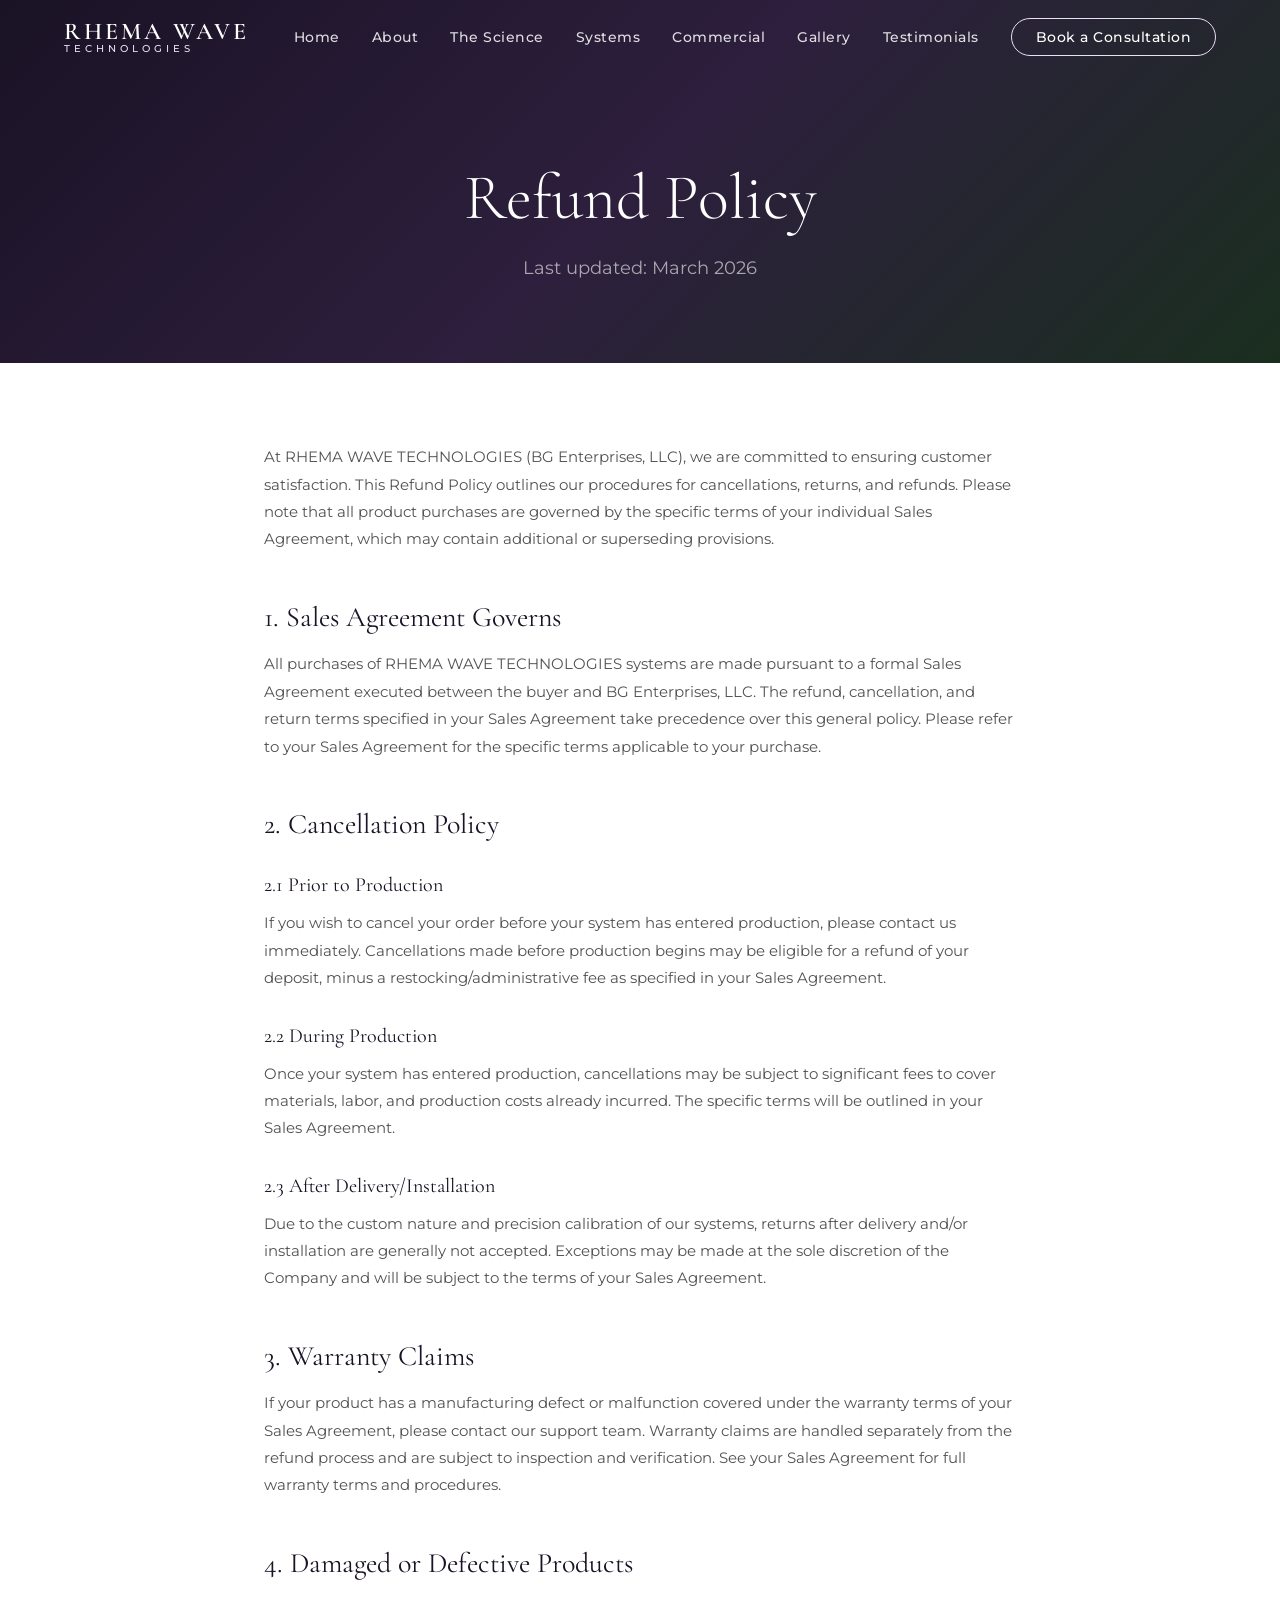
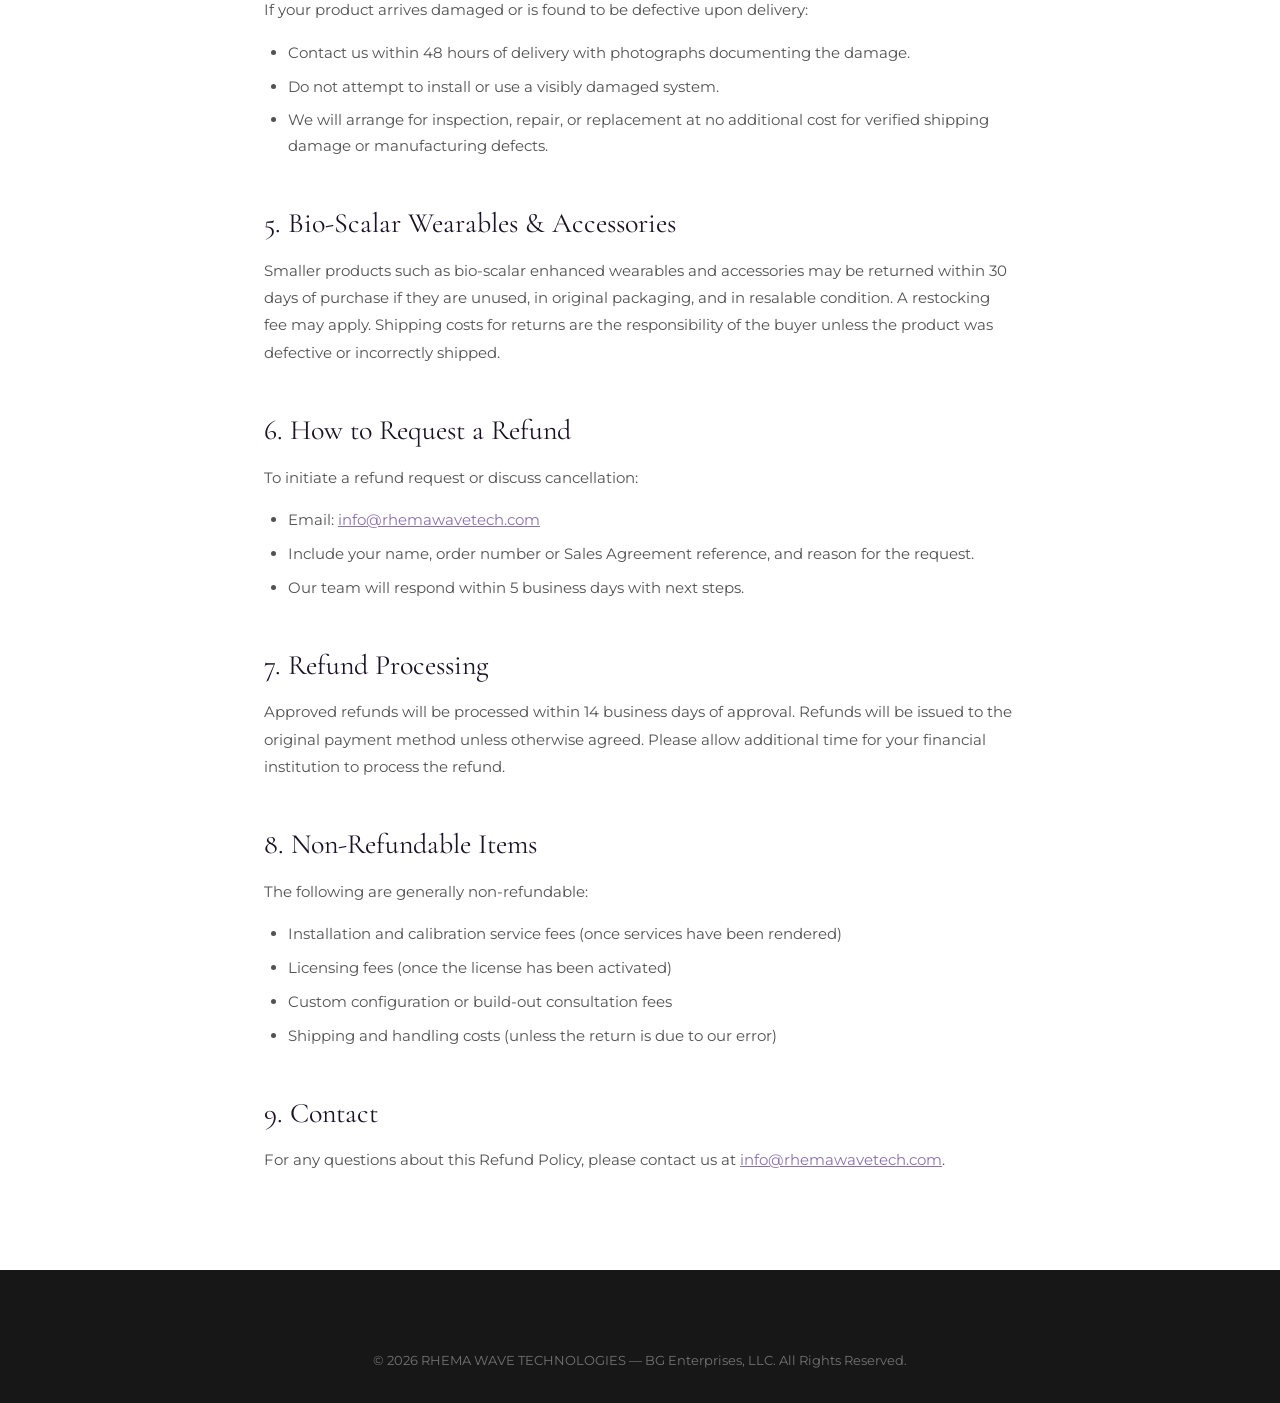
<file: refund.html>
<!DOCTYPE html>
<html lang="en">
<head>
  <meta charset="UTF-8">
  <meta name="viewport" content="width=device-width, initial-scale=1.0">
  <meta name="description" content="RHEMA WAVE TECHNOLOGIES Refund Policy — Information about cancellations, returns, and refund procedures.">
  <title>Refund Policy | RHEMA WAVE TECHNOLOGIES</title>
  <link rel="preconnect" href="https://fonts.googleapis.com">
  <link rel="preconnect" href="https://fonts.gstatic.com" crossorigin>
  <link href="https://fonts.googleapis.com/css2?family=Cormorant+Garamond:wght@300;400;500;600;700&family=Montserrat:wght@300;400;500;600;700&display=swap" rel="stylesheet">
  <link rel="stylesheet" href="css/styles.css">
  <link rel="stylesheet" href="css/animations.css">
</head>
<body>

  <nav class="main-nav scrolled" id="mainNav">
    <div class="nav-container">
      <a href="index.html" class="nav-logo"><span class="logo-text">RHEMA WAVE</span><span class="logo-sub">TECHNOLOGIES</span></a>
      <button class="nav-toggle" id="navToggle" aria-label="Toggle navigation"><span></span><span></span><span></span></button>
      <ul class="nav-menu" id="navMenu">
        <li><a href="index.html">Home</a></li>
        <li><a href="about.html">About</a></li>
        <li><a href="technology.html">The Science</a></li>
        <li><a href="products.html">Systems</a></li>
        <li><a href="commercial.html">Commercial</a></li>
        <li><a href="gallery.html">Gallery</a></li>
        <li><a href="testimonials.html">Testimonials</a></li>
        <li><a href="contact.html" class="nav-cta">Book a Consultation</a></li>
      </ul>
    </div>
  </nav>

  <div class="page-header">
    <div class="container">
      <h1>Refund Policy</h1>
      <p>Last updated: March 2026</p>
    </div>
  </div>

  <div class="legal-content">
    <p>At RHEMA WAVE TECHNOLOGIES (BG Enterprises, LLC), we are committed to ensuring customer satisfaction. This Refund Policy outlines our procedures for cancellations, returns, and refunds. Please note that all product purchases are governed by the specific terms of your individual Sales Agreement, which may contain additional or superseding provisions.</p>

    <h2>1. Sales Agreement Governs</h2>
    <p>All purchases of RHEMA WAVE TECHNOLOGIES systems are made pursuant to a formal Sales Agreement executed between the buyer and BG Enterprises, LLC. The refund, cancellation, and return terms specified in your Sales Agreement take precedence over this general policy. Please refer to your Sales Agreement for the specific terms applicable to your purchase.</p>

    <h2>2. Cancellation Policy</h2>
    <h3>2.1 Prior to Production</h3>
    <p>If you wish to cancel your order before your system has entered production, please contact us immediately. Cancellations made before production begins may be eligible for a refund of your deposit, minus a restocking/administrative fee as specified in your Sales Agreement.</p>

    <h3>2.2 During Production</h3>
    <p>Once your system has entered production, cancellations may be subject to significant fees to cover materials, labor, and production costs already incurred. The specific terms will be outlined in your Sales Agreement.</p>

    <h3>2.3 After Delivery/Installation</h3>
    <p>Due to the custom nature and precision calibration of our systems, returns after delivery and/or installation are generally not accepted. Exceptions may be made at the sole discretion of the Company and will be subject to the terms of your Sales Agreement.</p>

    <h2>3. Warranty Claims</h2>
    <p>If your product has a manufacturing defect or malfunction covered under the warranty terms of your Sales Agreement, please contact our support team. Warranty claims are handled separately from the refund process and are subject to inspection and verification. See your Sales Agreement for full warranty terms and procedures.</p>

    <h2>4. Damaged or Defective Products</h2>
    <p>If your product arrives damaged or is found to be defective upon delivery:</p>
    <ul>
      <li>Contact us within 48 hours of delivery with photographs documenting the damage.</li>
      <li>Do not attempt to install or use a visibly damaged system.</li>
      <li>We will arrange for inspection, repair, or replacement at no additional cost for verified shipping damage or manufacturing defects.</li>
    </ul>

    <h2>5. Bio-Scalar Wearables &amp; Accessories</h2>
    <p>Smaller products such as bio-scalar enhanced wearables and accessories may be returned within 30 days of purchase if they are unused, in original packaging, and in resalable condition. A restocking fee may apply. Shipping costs for returns are the responsibility of the buyer unless the product was defective or incorrectly shipped.</p>

    <h2>6. How to Request a Refund</h2>
    <p>To initiate a refund request or discuss cancellation:</p>
    <ul>
      <li>Email: <a href="mailto:info@rhemawavetech.com">info@rhemawavetech.com</a></li>
      <li>Include your name, order number or Sales Agreement reference, and reason for the request.</li>
      <li>Our team will respond within 5 business days with next steps.</li>
    </ul>

    <h2>7. Refund Processing</h2>
    <p>Approved refunds will be processed within 14 business days of approval. Refunds will be issued to the original payment method unless otherwise agreed. Please allow additional time for your financial institution to process the refund.</p>

    <h2>8. Non-Refundable Items</h2>
    <p>The following are generally non-refundable:</p>
    <ul>
      <li>Installation and calibration service fees (once services have been rendered)</li>
      <li>Licensing fees (once the license has been activated)</li>
      <li>Custom configuration or build-out consultation fees</li>
      <li>Shipping and handling costs (unless the return is due to our error)</li>
    </ul>

    <h2>9. Contact</h2>
    <p>For any questions about this Refund Policy, please contact us at <a href="mailto:info@rhemawavetech.com">info@rhemawavetech.com</a>.</p>
  </div>

  <footer class="main-footer">
    <div class="container">
      <div class="footer-bottom">
        <p>&copy; <span id="currentYear"></span> RHEMA WAVE TECHNOLOGIES — BG Enterprises, LLC. All Rights Reserved.</p>
      </div>
    </div>
  </footer>
  <script src="js/main.js"></script>
</body>
</html>
</file>
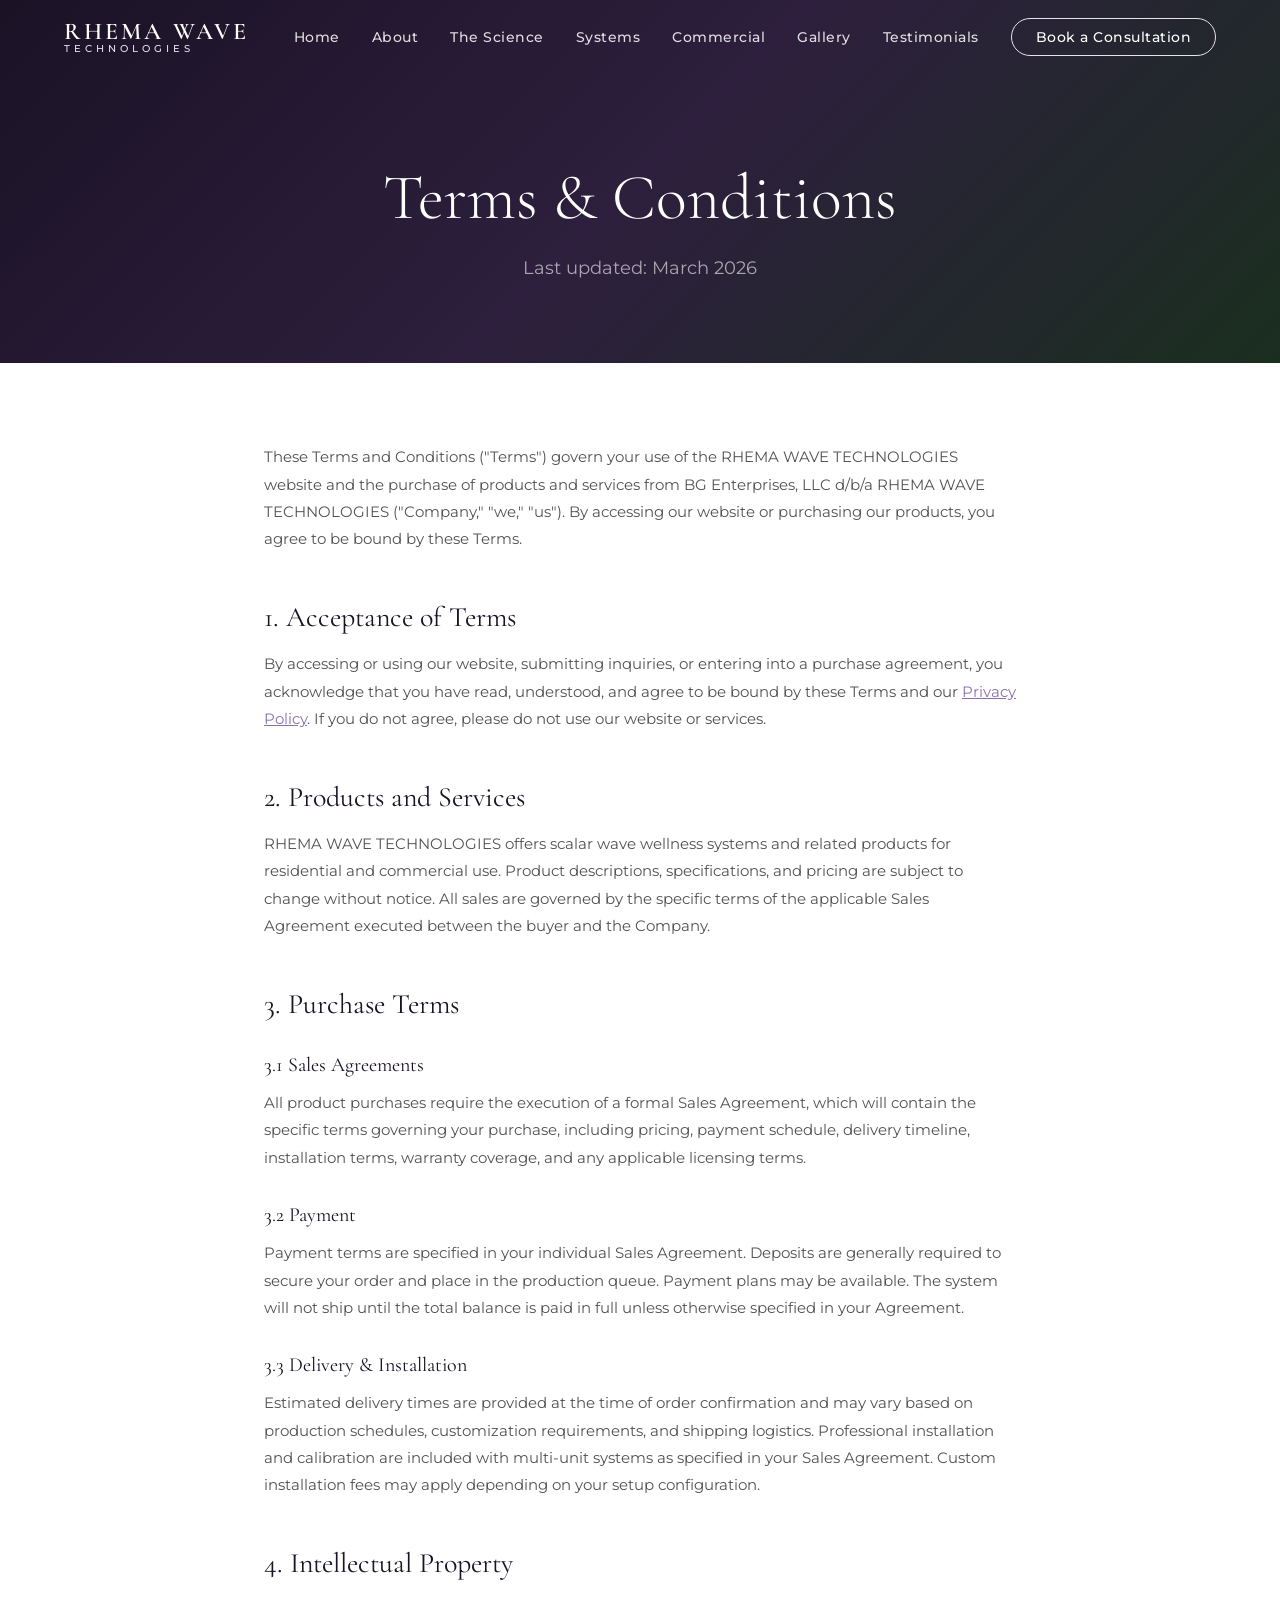
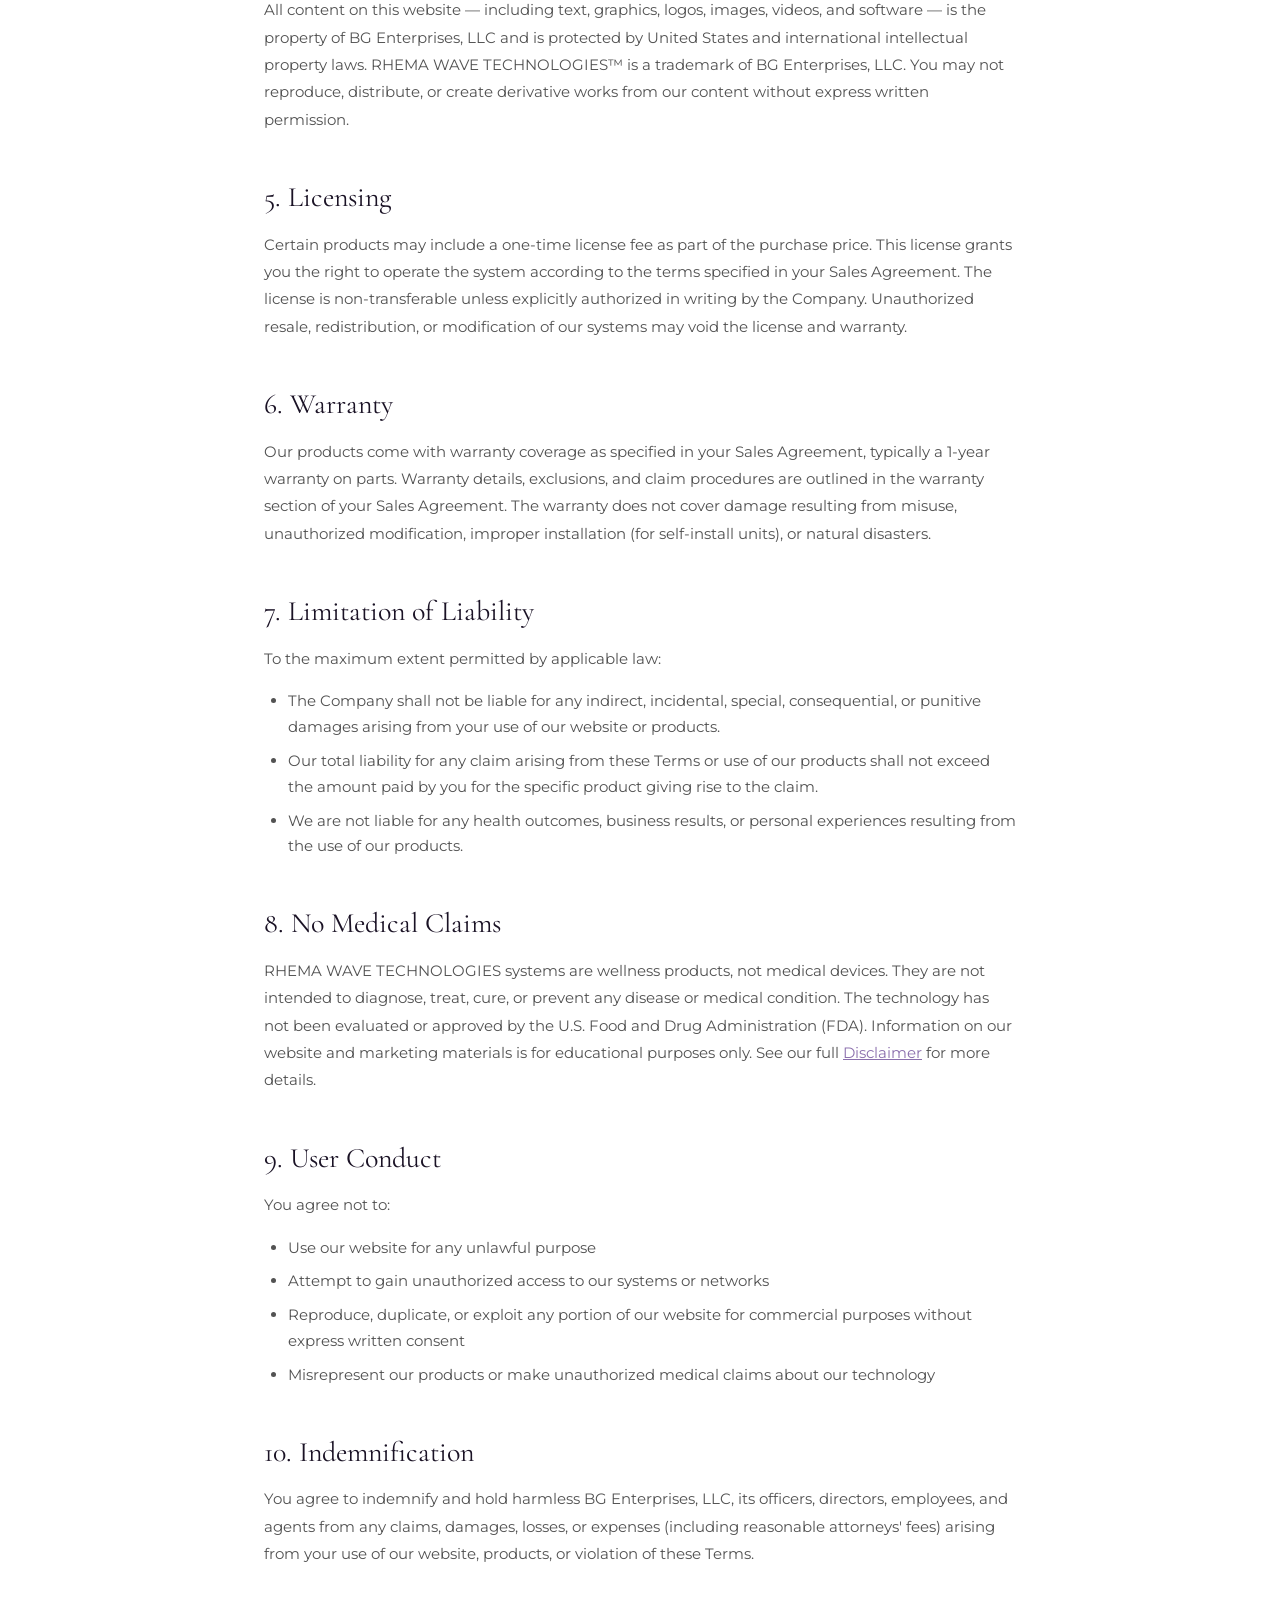
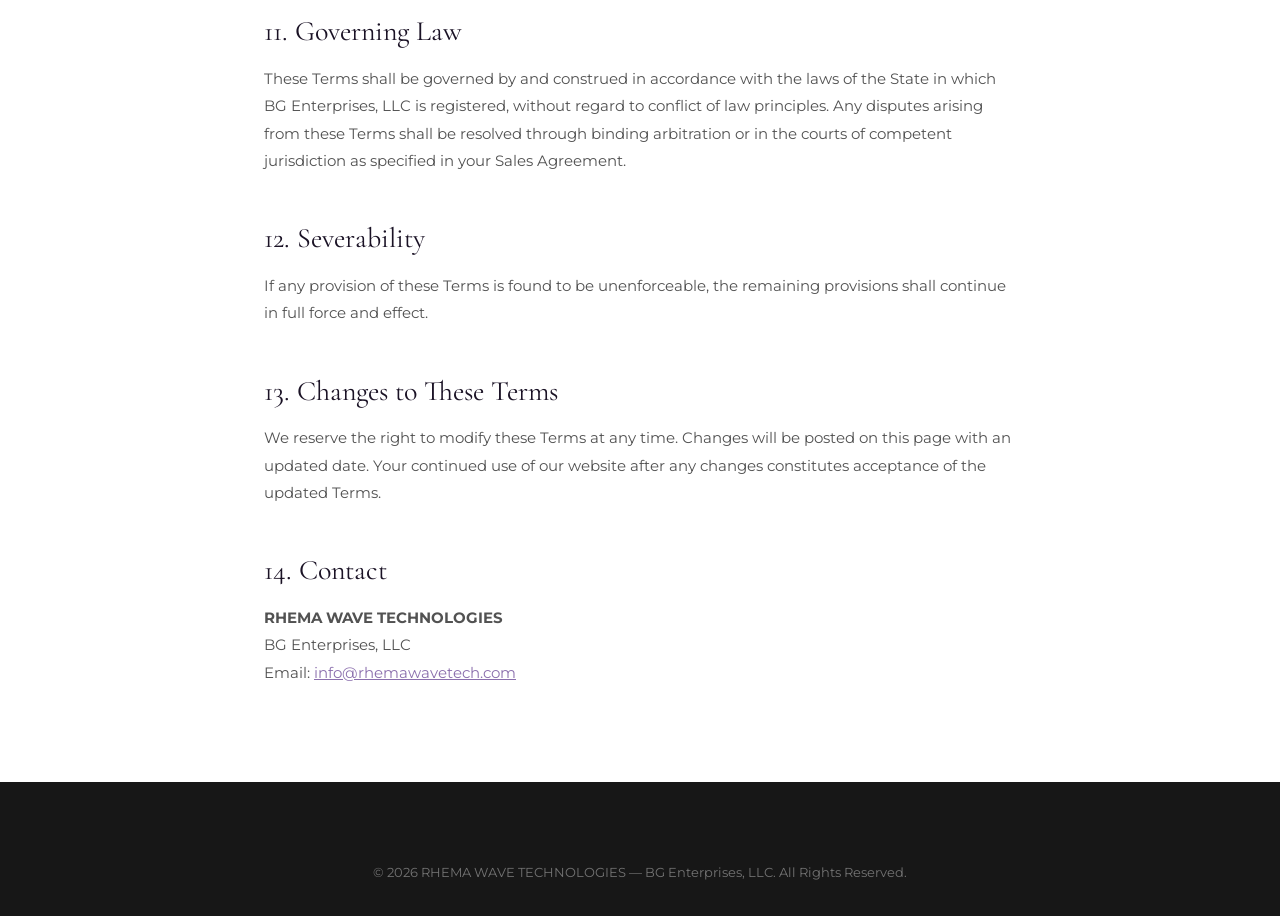
<file: terms.html>
<!DOCTYPE html>
<html lang="en">
<head>
  <meta charset="UTF-8">
  <meta name="viewport" content="width=device-width, initial-scale=1.0">
  <meta name="description" content="RHEMA WAVE TECHNOLOGIES Terms and Conditions governing use of our website and purchase of our products.">
  <title>Terms &amp; Conditions | RHEMA WAVE TECHNOLOGIES</title>
  <link rel="preconnect" href="https://fonts.googleapis.com">
  <link rel="preconnect" href="https://fonts.gstatic.com" crossorigin>
  <link href="https://fonts.googleapis.com/css2?family=Cormorant+Garamond:wght@300;400;500;600;700&family=Montserrat:wght@300;400;500;600;700&display=swap" rel="stylesheet">
  <link rel="stylesheet" href="css/styles.css">
  <link rel="stylesheet" href="css/animations.css">
</head>
<body>

  <nav class="main-nav scrolled" id="mainNav">
    <div class="nav-container">
      <a href="index.html" class="nav-logo"><span class="logo-text">RHEMA WAVE</span><span class="logo-sub">TECHNOLOGIES</span></a>
      <button class="nav-toggle" id="navToggle" aria-label="Toggle navigation"><span></span><span></span><span></span></button>
      <ul class="nav-menu" id="navMenu">
        <li><a href="index.html">Home</a></li>
        <li><a href="about.html">About</a></li>
        <li><a href="technology.html">The Science</a></li>
        <li><a href="products.html">Systems</a></li>
        <li><a href="commercial.html">Commercial</a></li>
        <li><a href="gallery.html">Gallery</a></li>
        <li><a href="testimonials.html">Testimonials</a></li>
        <li><a href="contact.html" class="nav-cta">Book a Consultation</a></li>
      </ul>
    </div>
  </nav>

  <div class="page-header">
    <div class="container">
      <h1>Terms &amp; Conditions</h1>
      <p>Last updated: March 2026</p>
    </div>
  </div>

  <div class="legal-content">
    <p>These Terms and Conditions ("Terms") govern your use of the RHEMA WAVE TECHNOLOGIES website and the purchase of products and services from BG Enterprises, LLC d/b/a RHEMA WAVE TECHNOLOGIES ("Company," "we," "us"). By accessing our website or purchasing our products, you agree to be bound by these Terms.</p>

    <h2>1. Acceptance of Terms</h2>
    <p>By accessing or using our website, submitting inquiries, or entering into a purchase agreement, you acknowledge that you have read, understood, and agree to be bound by these Terms and our <a href="privacy.html">Privacy Policy</a>. If you do not agree, please do not use our website or services.</p>

    <h2>2. Products and Services</h2>
    <p>RHEMA WAVE TECHNOLOGIES offers scalar wave wellness systems and related products for residential and commercial use. Product descriptions, specifications, and pricing are subject to change without notice. All sales are governed by the specific terms of the applicable Sales Agreement executed between the buyer and the Company.</p>

    <h2>3. Purchase Terms</h2>
    <h3>3.1 Sales Agreements</h3>
    <p>All product purchases require the execution of a formal Sales Agreement, which will contain the specific terms governing your purchase, including pricing, payment schedule, delivery timeline, installation terms, warranty coverage, and any applicable licensing terms.</p>

    <h3>3.2 Payment</h3>
    <p>Payment terms are specified in your individual Sales Agreement. Deposits are generally required to secure your order and place in the production queue. Payment plans may be available. The system will not ship until the total balance is paid in full unless otherwise specified in your Agreement.</p>

    <h3>3.3 Delivery &amp; Installation</h3>
    <p>Estimated delivery times are provided at the time of order confirmation and may vary based on production schedules, customization requirements, and shipping logistics. Professional installation and calibration are included with multi-unit systems as specified in your Sales Agreement. Custom installation fees may apply depending on your setup configuration.</p>

    <h2>4. Intellectual Property</h2>
    <p>All content on this website — including text, graphics, logos, images, videos, and software — is the property of BG Enterprises, LLC and is protected by United States and international intellectual property laws. RHEMA WAVE TECHNOLOGIES&trade; is a trademark of BG Enterprises, LLC. You may not reproduce, distribute, or create derivative works from our content without express written permission.</p>

    <h2>5. Licensing</h2>
    <p>Certain products may include a one-time license fee as part of the purchase price. This license grants you the right to operate the system according to the terms specified in your Sales Agreement. The license is non-transferable unless explicitly authorized in writing by the Company. Unauthorized resale, redistribution, or modification of our systems may void the license and warranty.</p>

    <h2>6. Warranty</h2>
    <p>Our products come with warranty coverage as specified in your Sales Agreement, typically a 1-year warranty on parts. Warranty details, exclusions, and claim procedures are outlined in the warranty section of your Sales Agreement. The warranty does not cover damage resulting from misuse, unauthorized modification, improper installation (for self-install units), or natural disasters.</p>

    <h2>7. Limitation of Liability</h2>
    <p>To the maximum extent permitted by applicable law:</p>
    <ul>
      <li>The Company shall not be liable for any indirect, incidental, special, consequential, or punitive damages arising from your use of our website or products.</li>
      <li>Our total liability for any claim arising from these Terms or use of our products shall not exceed the amount paid by you for the specific product giving rise to the claim.</li>
      <li>We are not liable for any health outcomes, business results, or personal experiences resulting from the use of our products.</li>
    </ul>

    <h2>8. No Medical Claims</h2>
    <p>RHEMA WAVE TECHNOLOGIES systems are wellness products, not medical devices. They are not intended to diagnose, treat, cure, or prevent any disease or medical condition. The technology has not been evaluated or approved by the U.S. Food and Drug Administration (FDA). Information on our website and marketing materials is for educational purposes only. See our full <a href="disclaimer.html">Disclaimer</a> for more details.</p>

    <h2>9. User Conduct</h2>
    <p>You agree not to:</p>
    <ul>
      <li>Use our website for any unlawful purpose</li>
      <li>Attempt to gain unauthorized access to our systems or networks</li>
      <li>Reproduce, duplicate, or exploit any portion of our website for commercial purposes without express written consent</li>
      <li>Misrepresent our products or make unauthorized medical claims about our technology</li>
    </ul>

    <h2>10. Indemnification</h2>
    <p>You agree to indemnify and hold harmless BG Enterprises, LLC, its officers, directors, employees, and agents from any claims, damages, losses, or expenses (including reasonable attorneys' fees) arising from your use of our website, products, or violation of these Terms.</p>

    <h2>11. Governing Law</h2>
    <p>These Terms shall be governed by and construed in accordance with the laws of the State in which BG Enterprises, LLC is registered, without regard to conflict of law principles. Any disputes arising from these Terms shall be resolved through binding arbitration or in the courts of competent jurisdiction as specified in your Sales Agreement.</p>

    <h2>12. Severability</h2>
    <p>If any provision of these Terms is found to be unenforceable, the remaining provisions shall continue in full force and effect.</p>

    <h2>13. Changes to These Terms</h2>
    <p>We reserve the right to modify these Terms at any time. Changes will be posted on this page with an updated date. Your continued use of our website after any changes constitutes acceptance of the updated Terms.</p>

    <h2>14. Contact</h2>
    <p>
      <strong>RHEMA WAVE TECHNOLOGIES</strong><br>
      BG Enterprises, LLC<br>
      Email: <a href="mailto:info@rhemawavetech.com">info@rhemawavetech.com</a>
    </p>
  </div>

  <footer class="main-footer">
    <div class="container">
      <div class="footer-bottom">
        <p>&copy; <span id="currentYear"></span> RHEMA WAVE TECHNOLOGIES — BG Enterprises, LLC. All Rights Reserved.</p>
      </div>
    </div>
  </footer>
  <script src="js/main.js"></script>
</body>
</html>
</file>
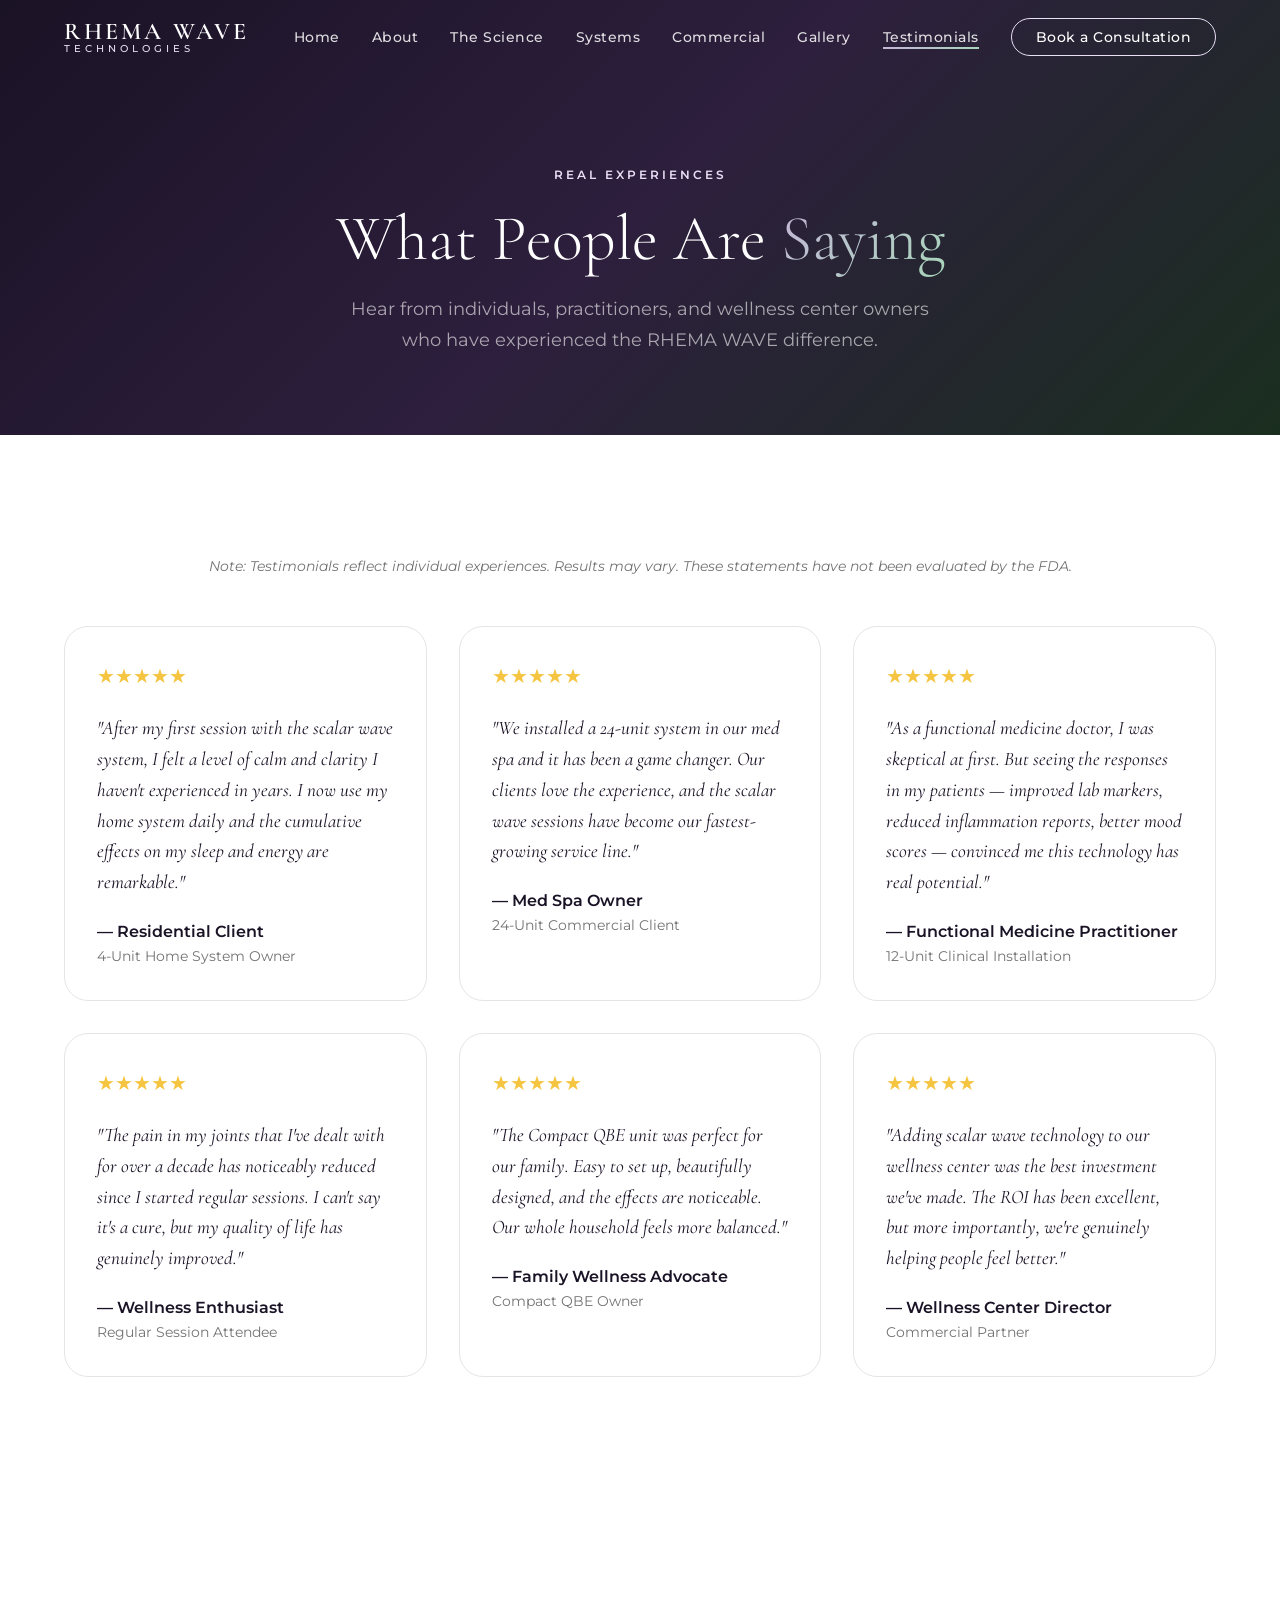
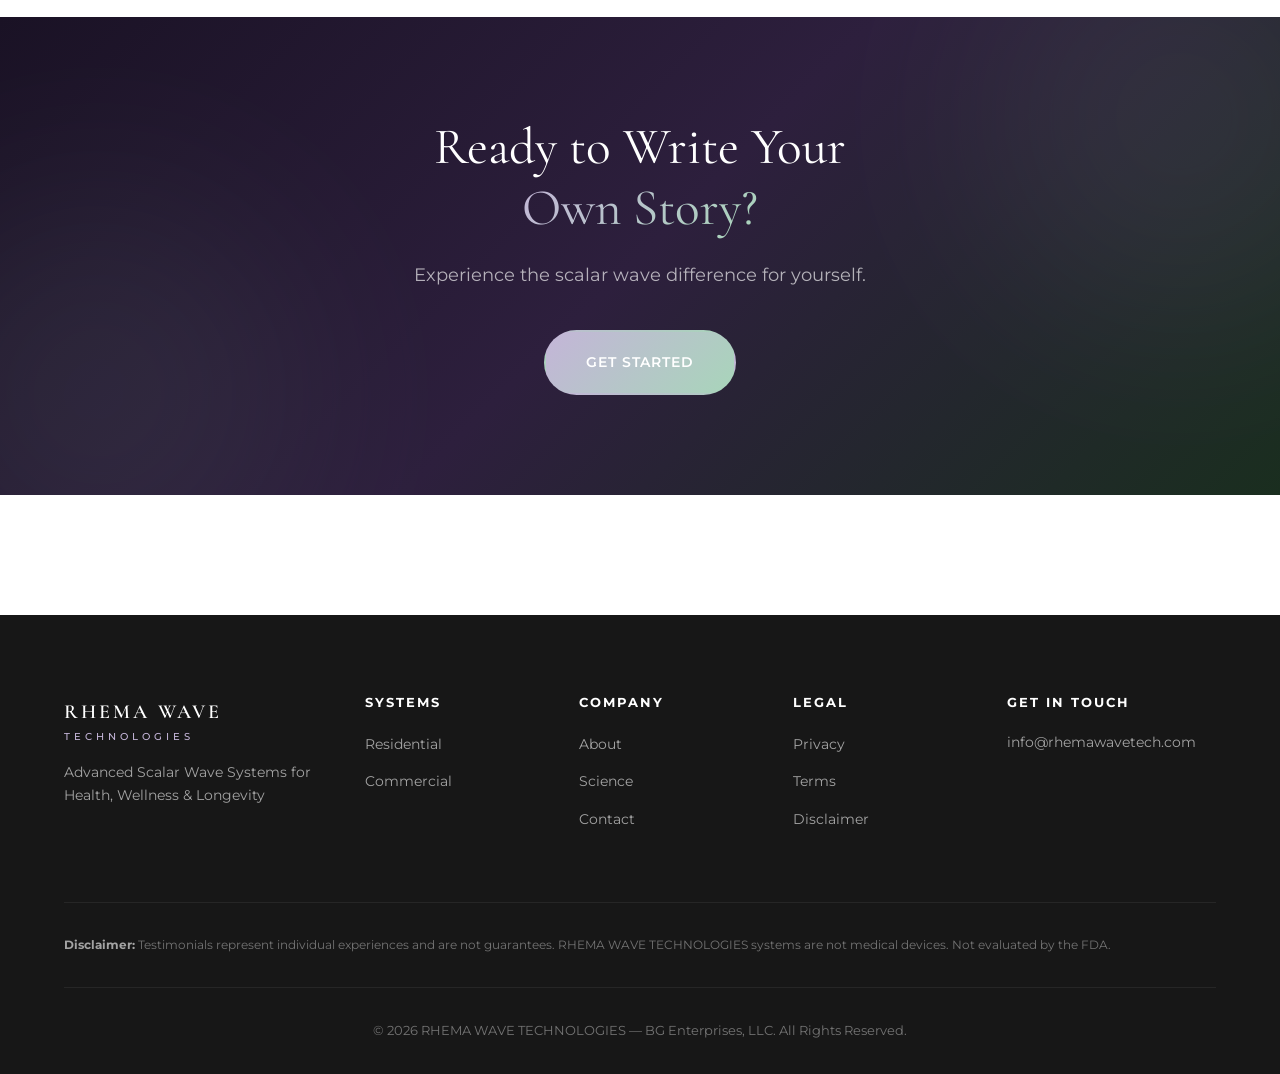
<file: testimonials.html>
<!DOCTYPE html>
<html lang="en">
<head>
  <meta charset="UTF-8">
  <meta name="viewport" content="width=device-width, initial-scale=1.0">
  <meta name="description" content="Read what clients are saying about their RHEMA WAVE scalar wave experience — testimonials from individuals, med spas, and clinics.">
  <title>Testimonials | RHEMA WAVE TECHNOLOGIES</title>
  <link rel="preconnect" href="https://fonts.googleapis.com">
  <link rel="preconnect" href="https://fonts.gstatic.com" crossorigin>
  <link href="https://fonts.googleapis.com/css2?family=Cormorant+Garamond:wght@300;400;500;600;700&family=Montserrat:wght@300;400;500;600;700&display=swap" rel="stylesheet">
  <link rel="stylesheet" href="css/styles.css">
  <link rel="stylesheet" href="css/animations.css">
</head>
<body>

  <nav class="main-nav scrolled" id="mainNav">
    <div class="nav-container">
      <a href="index.html" class="nav-logo"><span class="logo-text">RHEMA WAVE</span><span class="logo-sub">TECHNOLOGIES</span></a>
      <button class="nav-toggle" id="navToggle" aria-label="Toggle navigation"><span></span><span></span><span></span></button>
      <ul class="nav-menu" id="navMenu">
        <li><a href="index.html">Home</a></li>
        <li><a href="about.html">About</a></li>
        <li><a href="technology.html">The Science</a></li>
        <li><a href="products.html">Systems</a></li>
        <li><a href="commercial.html">Commercial</a></li>
        <li><a href="gallery.html">Gallery</a></li>
        <li><a href="testimonials.html" class="active">Testimonials</a></li>
        <li><a href="contact.html" class="nav-cta">Book a Consultation</a></li>
      </ul>
    </div>
  </nav>

  <div class="page-header">
    <div class="container">
      <span class="section-label light">Real Experiences</span>
      <h1>What People Are <span class="gradient-text">Saying</span></h1>
      <p>Hear from individuals, practitioners, and wellness center owners who have experienced the RHEMA WAVE difference.</p>
    </div>
  </div>

  <section class="section">
    <div class="container">
      <p style="text-align: center; color: var(--text-muted); font-size: 0.85rem; margin-bottom: 48px; font-style: italic;">Note: Testimonials reflect individual experiences. Results may vary. These statements have not been evaluated by the FDA.</p>

      <div class="product-grid" style="grid-template-columns: repeat(auto-fit, minmax(340px, 1fr));">

        <div class="product-card fade-up">
          <div class="product-card-body">
            <div class="testimonial-stars">&#9733;&#9733;&#9733;&#9733;&#9733;</div>
            <blockquote style="font-family: var(--font-display); font-size: 1.2rem; font-style: italic; line-height: 1.6; margin-bottom: 20px;">"After my first session with the scalar wave system, I felt a level of calm and clarity I haven't experienced in years. I now use my home system daily and the cumulative effects on my sleep and energy are remarkable."</blockquote>
            <div class="testimonial-author">
              <span class="author-name">— Residential Client</span>
              <span class="author-title">4-Unit Home System Owner</span>
            </div>
          </div>
        </div>

        <div class="product-card fade-up delay-1">
          <div class="product-card-body">
            <div class="testimonial-stars">&#9733;&#9733;&#9733;&#9733;&#9733;</div>
            <blockquote style="font-family: var(--font-display); font-size: 1.2rem; font-style: italic; line-height: 1.6; margin-bottom: 20px;">"We installed a 24-unit system in our med spa and it has been a game changer. Our clients love the experience, and the scalar wave sessions have become our fastest-growing service line."</blockquote>
            <div class="testimonial-author">
              <span class="author-name">— Med Spa Owner</span>
              <span class="author-title">24-Unit Commercial Client</span>
            </div>
          </div>
        </div>

        <div class="product-card fade-up delay-2">
          <div class="product-card-body">
            <div class="testimonial-stars">&#9733;&#9733;&#9733;&#9733;&#9733;</div>
            <blockquote style="font-family: var(--font-display); font-size: 1.2rem; font-style: italic; line-height: 1.6; margin-bottom: 20px;">"As a functional medicine doctor, I was skeptical at first. But seeing the responses in my patients — improved lab markers, reduced inflammation reports, better mood scores — convinced me this technology has real potential."</blockquote>
            <div class="testimonial-author">
              <span class="author-name">— Functional Medicine Practitioner</span>
              <span class="author-title">12-Unit Clinical Installation</span>
            </div>
          </div>
        </div>

        <div class="product-card fade-up">
          <div class="product-card-body">
            <div class="testimonial-stars">&#9733;&#9733;&#9733;&#9733;&#9733;</div>
            <blockquote style="font-family: var(--font-display); font-size: 1.2rem; font-style: italic; line-height: 1.6; margin-bottom: 20px;">"The pain in my joints that I've dealt with for over a decade has noticeably reduced since I started regular sessions. I can't say it's a cure, but my quality of life has genuinely improved."</blockquote>
            <div class="testimonial-author">
              <span class="author-name">— Wellness Enthusiast</span>
              <span class="author-title">Regular Session Attendee</span>
            </div>
          </div>
        </div>

        <div class="product-card fade-up delay-1">
          <div class="product-card-body">
            <div class="testimonial-stars">&#9733;&#9733;&#9733;&#9733;&#9733;</div>
            <blockquote style="font-family: var(--font-display); font-size: 1.2rem; font-style: italic; line-height: 1.6; margin-bottom: 20px;">"The Compact QBE unit was perfect for our family. Easy to set up, beautifully designed, and the effects are noticeable. Our whole household feels more balanced."</blockquote>
            <div class="testimonial-author">
              <span class="author-name">— Family Wellness Advocate</span>
              <span class="author-title">Compact QBE Owner</span>
            </div>
          </div>
        </div>

        <div class="product-card fade-up delay-2">
          <div class="product-card-body">
            <div class="testimonial-stars">&#9733;&#9733;&#9733;&#9733;&#9733;</div>
            <blockquote style="font-family: var(--font-display); font-size: 1.2rem; font-style: italic; line-height: 1.6; margin-bottom: 20px;">"Adding scalar wave technology to our wellness center was the best investment we've made. The ROI has been excellent, but more importantly, we're genuinely helping people feel better."</blockquote>
            <div class="testimonial-author">
              <span class="author-name">— Wellness Center Director</span>
              <span class="author-title">Commercial Partner</span>
            </div>
          </div>
        </div>

      </div>
    </div>
  </section>

  <section class="section section-cta">
    <div class="cta-bg">
      <div class="container text-center">
        <h2 class="cta-title">Ready to Write Your<br><span class="gradient-text">Own Story?</span></h2>
        <p class="cta-text">Experience the scalar wave difference for yourself.</p>
        <a href="contact.html" class="btn btn-primary btn-lg">Get Started</a>
      </div>
    </div>
  </section>

  <footer class="main-footer">
    <div class="container">
      <div class="footer-grid">
        <div class="footer-brand"><div class="footer-logo"><span class="logo-text">RHEMA WAVE</span><span class="logo-sub">TECHNOLOGIES</span></div><p class="footer-tagline">Advanced Scalar Wave Systems for Health, Wellness &amp; Longevity</p></div>
        <div class="footer-links"><h4>Systems</h4><ul><li><a href="products.html">Residential</a></li><li><a href="commercial.html">Commercial</a></li></ul></div>
        <div class="footer-links"><h4>Company</h4><ul><li><a href="about.html">About</a></li><li><a href="technology.html">Science</a></li><li><a href="contact.html">Contact</a></li></ul></div>
        <div class="footer-links"><h4>Legal</h4><ul><li><a href="privacy.html">Privacy</a></li><li><a href="terms.html">Terms</a></li><li><a href="disclaimer.html">Disclaimer</a></li></ul></div>
        <div class="footer-contact"><h4>Get In Touch</h4><p><a href="mailto:info@rhemawavetech.com">info@rhemawavetech.com</a></p></div>
      </div>
      <div class="footer-disclaimer"><p><strong>Disclaimer:</strong> Testimonials represent individual experiences and are not guarantees. RHEMA WAVE TECHNOLOGIES systems are not medical devices. Not evaluated by the FDA.</p></div>
      <div class="footer-bottom"><p>&copy; <span id="currentYear"></span> RHEMA WAVE TECHNOLOGIES — BG Enterprises, LLC. All Rights Reserved.</p></div>
    </div>
  </footer>
  <script src="js/main.js"></script>
</body>
</html>
</file>
<file: css/styles.css>
/* ============================================
   RHEMA WAVE TECHNOLOGIES
   Brand Style System
   Colors: White, Calming Purple, Soft Green
   ============================================ */

:root {
  /* Primary Brand Colors */
  --white: #ffffff;
  --purple-50: #faf5ff;
  --purple-100: #f3e8ff;
  --purple-200: #e9d5ff;
  --purple-300: #d8b4fe;
  --purple-400: #c084fc;
  --purple-500: #a855f7;
  --purple-600: #9333ea;
  --purple-700: #7e22ce;
  --purple-800: #6b21a8;
  --purple-900: #4a1578;

  --green-50: #f0fdf4;
  --green-100: #dcfce7;
  --green-200: #bbf7d0;
  --green-300: #86efac;
  --green-400: #4ade80;
  --green-500: #22c55e;
  --green-600: #16a34a;

  /* Calming palette - softer variants */
  --calm-purple: #c4b5d8;
  --calm-purple-light: #e8dff5;
  --calm-purple-deep: #8b6fad;
  --calm-green: #a8d5ba;
  --calm-green-light: #d4ede0;
  --calm-green-deep: #6db88a;

  /* Neutrals */
  --gray-50: #fafafa;
  --gray-100: #f5f5f5;
  --gray-200: #e5e5e5;
  --gray-300: #d4d4d4;
  --gray-400: #a3a3a3;
  --gray-500: #737373;
  --gray-600: #525252;
  --gray-700: #404040;
  --gray-800: #262626;
  --gray-900: #171717;

  /* Functional */
  --bg-primary: #ffffff;
  --bg-secondary: #faf8fd;
  --bg-dark: #1a1225;
  --bg-dark-purple: #2d1f3d;
  --text-primary: #1a1225;
  --text-secondary: #525252;
  --text-light: #ffffff;
  --text-muted: #737373;

  /* Gradients */
  --gradient-primary: linear-gradient(135deg, var(--calm-purple) 0%, var(--calm-green) 100%);
  --gradient-hero: linear-gradient(135deg, rgba(139, 111, 173, 0.9) 0%, rgba(109, 184, 138, 0.6) 100%);
  --gradient-dark: linear-gradient(135deg, #1a1225 0%, #2d1f3d 50%, #1a2e1f 100%);
  --gradient-card: linear-gradient(180deg, rgba(232, 223, 245, 0.3) 0%, rgba(212, 237, 224, 0.3) 100%);

  /* Typography */
  --font-display: 'Cormorant Garamond', Georgia, serif;
  --font-body: 'Montserrat', -apple-system, BlinkMacSystemFont, sans-serif;

  /* Spacing */
  --section-padding: 120px;
  --container-width: 1200px;

  /* Transitions */
  --transition-base: 0.3s ease;
  --transition-slow: 0.6s ease;
}

/* ============================================
   Reset & Base
   ============================================ */
*, *::before, *::after {
  box-sizing: border-box;
  margin: 0;
  padding: 0;
}

html {
  scroll-behavior: smooth;
  -webkit-font-smoothing: antialiased;
  -moz-osx-font-smoothing: grayscale;
}

body {
  font-family: var(--font-body);
  font-size: 16px;
  line-height: 1.7;
  color: var(--text-primary);
  background-color: var(--bg-primary);
  overflow-x: hidden;
}

img {
  max-width: 100%;
  height: auto;
  display: block;
}

a {
  text-decoration: none;
  color: inherit;
  transition: color var(--transition-base);
}

ul {
  list-style: none;
}

/* ============================================
   Typography
   ============================================ */
h1, h2, h3, h4, h5 {
  font-family: var(--font-display);
  font-weight: 400;
  line-height: 1.2;
}

h1 { font-size: clamp(2.5rem, 5vw, 4.5rem); }
h2 { font-size: clamp(2rem, 4vw, 3.5rem); }
h3 { font-size: clamp(1.5rem, 2.5vw, 2rem); }
h4 { font-size: 1.25rem; }

.section-label {
  display: inline-block;
  font-family: var(--font-body);
  font-size: 0.75rem;
  font-weight: 600;
  text-transform: uppercase;
  letter-spacing: 3px;
  color: var(--calm-purple-deep);
  margin-bottom: 16px;
}

.section-label.light {
  color: var(--calm-purple-light);
}

.section-title {
  margin-bottom: 20px;
  color: var(--text-primary);
}

.section-title.light {
  color: var(--text-light);
}

.section-desc {
  font-size: 1.125rem;
  color: var(--text-secondary);
  max-width: 680px;
  margin: 0 auto;
}

.accent-text {
  color: var(--calm-purple-deep);
}

.gradient-text {
  background: var(--gradient-primary);
  -webkit-background-clip: text;
  -webkit-text-fill-color: transparent;
  background-clip: text;
}

/* ============================================
   Layout
   ============================================ */
.container {
  max-width: var(--container-width);
  margin: 0 auto;
  padding: 0 24px;
}

.section {
  padding: var(--section-padding) 0;
}

.text-center {
  text-align: center;
}

.section-header {
  margin-bottom: 64px;
}

/* ============================================
   Navigation
   ============================================ */
.main-nav {
  position: fixed;
  top: 0;
  left: 0;
  right: 0;
  z-index: 1000;
  padding: 20px 0;
  transition: all var(--transition-base);
  background: transparent;
}

.main-nav.scrolled {
  background: rgba(255, 255, 255, 0.95);
  backdrop-filter: blur(20px);
  padding: 12px 0;
  box-shadow: 0 1px 20px rgba(0, 0, 0, 0.08);
}

.nav-container {
  max-width: var(--container-width);
  margin: 0 auto;
  padding: 0 24px;
  display: flex;
  align-items: center;
  justify-content: space-between;
}

.nav-logo {
  display: flex;
  flex-direction: column;
  line-height: 1;
}

.logo-text {
  font-family: var(--font-display);
  font-size: 1.5rem;
  font-weight: 600;
  color: var(--white);
  letter-spacing: 3px;
  transition: color var(--transition-base);
}

.logo-sub {
  font-family: var(--font-body);
  font-size: 0.6rem;
  font-weight: 500;
  letter-spacing: 4px;
  text-transform: uppercase;
  color: var(--calm-purple-light);
  transition: color var(--transition-base);
}

.main-nav.scrolled .logo-text {
  color: var(--text-primary);
}

.main-nav.scrolled .logo-sub {
  color: var(--calm-purple-deep);
}

.nav-menu {
  display: flex;
  align-items: center;
  gap: 32px;
}

.nav-menu a {
  font-family: var(--font-body);
  font-size: 0.85rem;
  font-weight: 500;
  letter-spacing: 0.5px;
  color: rgba(255, 255, 255, 0.85);
  transition: color var(--transition-base);
  position: relative;
}

.nav-menu a::after {
  content: '';
  position: absolute;
  bottom: -4px;
  left: 0;
  width: 0;
  height: 2px;
  background: var(--gradient-primary);
  transition: width var(--transition-base);
}

.nav-menu a:hover::after,
.nav-menu a.active::after {
  width: 100%;
}

.main-nav.scrolled .nav-menu a {
  color: var(--text-secondary);
}

.main-nav.scrolled .nav-menu a:hover {
  color: var(--calm-purple-deep);
}

.nav-cta {
  padding: 10px 24px !important;
  border: 1.5px solid var(--calm-purple-light);
  border-radius: 50px;
  color: var(--white) !important;
  transition: all var(--transition-base) !important;
}

.nav-cta:hover {
  background: var(--calm-purple-deep);
  border-color: var(--calm-purple-deep);
}

.nav-cta::after {
  display: none !important;
}

.main-nav.scrolled .nav-cta {
  border-color: var(--calm-purple-deep);
  color: var(--calm-purple-deep) !important;
}

.main-nav.scrolled .nav-cta:hover {
  background: var(--calm-purple-deep);
  color: var(--white) !important;
}

/* Mobile Toggle */
.nav-toggle {
  display: none;
  flex-direction: column;
  gap: 5px;
  background: none;
  border: none;
  cursor: pointer;
  padding: 5px;
}

.nav-toggle span {
  width: 24px;
  height: 2px;
  background: var(--white);
  transition: all var(--transition-base);
}

.main-nav.scrolled .nav-toggle span {
  background: var(--text-primary);
}

/* ============================================
   Buttons
   ============================================ */
.btn {
  display: inline-flex;
  align-items: center;
  justify-content: center;
  font-family: var(--font-body);
  font-size: 0.875rem;
  font-weight: 600;
  letter-spacing: 1px;
  text-transform: uppercase;
  padding: 14px 32px;
  border-radius: 50px;
  border: 2px solid transparent;
  cursor: pointer;
  transition: all var(--transition-base);
  text-decoration: none;
}

.btn-primary {
  background: var(--gradient-primary);
  color: var(--white);
  border-color: transparent;
}

.btn-primary:hover {
  transform: translateY(-2px);
  box-shadow: 0 8px 30px rgba(139, 111, 173, 0.4);
}

.btn-outline {
  background: transparent;
  color: var(--calm-purple-deep);
  border-color: var(--calm-purple-deep);
}

.btn-outline:hover {
  background: var(--calm-purple-deep);
  color: var(--white);
}

.btn-outline-light {
  background: transparent;
  color: var(--white);
  border-color: rgba(255, 255, 255, 0.5);
}

.btn-outline-light:hover {
  background: rgba(255, 255, 255, 0.15);
  border-color: var(--white);
}

.btn-lg {
  padding: 18px 40px;
  font-size: 0.9rem;
}

.btn-sm {
  padding: 10px 20px;
  font-size: 0.8rem;
}

.link-arrow {
  font-family: var(--font-body);
  font-size: 0.875rem;
  font-weight: 600;
  color: var(--calm-purple-deep);
  transition: all var(--transition-base);
}

.link-arrow:hover {
  color: var(--calm-green-deep);
  letter-spacing: 1px;
}

/* ============================================
   Hero Section
   ============================================ */
.hero {
  position: relative;
  min-height: 100vh;
  display: flex;
  align-items: center;
  justify-content: center;
  overflow: hidden;
}

.hero-video-bg {
  position: absolute;
  top: 0;
  left: 0;
  width: 100%;
  height: 100%;
}

.hero-video-bg video {
  width: 100%;
  height: 100%;
  object-fit: cover;
}

.hero-overlay {
  position: absolute;
  top: 0;
  left: 0;
  width: 100%;
  height: 100%;
  background: var(--gradient-dark);
  opacity: 0.85;
}

/* Fallback if no video */
.hero-video-bg:not(:has(video[src])) {
  background: var(--gradient-dark);
}

.hero-content {
  position: relative;
  z-index: 2;
  text-align: center;
  max-width: 800px;
  padding: 0 24px;
}

.hero-badge {
  display: inline-block;
  padding: 8px 24px;
  border: 1px solid rgba(196, 181, 216, 0.4);
  border-radius: 50px;
  font-size: 0.75rem;
  font-weight: 600;
  letter-spacing: 2px;
  text-transform: uppercase;
  color: var(--calm-purple-light);
  margin-bottom: 24px;
}

.hero-title {
  color: var(--white);
  margin-bottom: 24px;
  font-weight: 300;
}

.hero-subtitle {
  font-size: 1.125rem;
  color: rgba(255, 255, 255, 0.75);
  line-height: 1.8;
  margin-bottom: 40px;
  max-width: 640px;
  margin-left: auto;
  margin-right: auto;
}

.hero-actions {
  display: flex;
  gap: 16px;
  justify-content: center;
  flex-wrap: wrap;
}

.hero-scroll-indicator {
  position: absolute;
  bottom: -120px;
  left: 50%;
  transform: translateX(-50%);
  display: flex;
  flex-direction: column;
  align-items: center;
  gap: 8px;
  color: rgba(255, 255, 255, 0.5);
  font-size: 0.75rem;
  letter-spacing: 2px;
  text-transform: uppercase;
}

.scroll-arrow {
  width: 1px;
  height: 40px;
  background: linear-gradient(to bottom, rgba(255, 255, 255, 0.5), transparent);
  animation: scrollBounce 2s ease infinite;
}

@keyframes scrollBounce {
  0%, 100% { transform: translateY(0); opacity: 1; }
  50% { transform: translateY(10px); opacity: 0.5; }
}

/* ============================================
   Intro Section
   ============================================ */
.intro-grid {
  display: grid;
  grid-template-columns: 1fr 1fr;
  gap: 80px;
  align-items: center;
}

.intro-text {
  font-size: 1.05rem;
  color: var(--text-secondary);
  margin-bottom: 20px;
  line-height: 1.8;
}

.intro-stats {
  display: grid;
  grid-template-columns: repeat(3, 1fr);
  gap: 24px;
  margin-top: 40px;
  padding-top: 40px;
  border-top: 1px solid var(--gray-200);
}

.stat-number {
  display: block;
  font-family: var(--font-display);
  font-size: 2.5rem;
  font-weight: 600;
  background: var(--gradient-primary);
  -webkit-background-clip: text;
  -webkit-text-fill-color: transparent;
  background-clip: text;
}

.stat-label {
  font-size: 0.75rem;
  color: var(--text-muted);
  text-transform: uppercase;
  letter-spacing: 1px;
  line-height: 1.4;
}

.intro-visual {
  position: relative;
}

.intro-image-wrapper {
  position: relative;
  border-radius: 24px;
  overflow: hidden;
}

.intro-image {
  width: 100%;
  height: 500px;
  object-fit: cover;
  border-radius: 24px;
  background: var(--gradient-card);
}

.floating-glow {
  position: absolute;
  width: 200px;
  height: 200px;
  border-radius: 50%;
  filter: blur(80px);
  opacity: 0.4;
  animation: floatGlow 6s ease-in-out infinite;
}

.glow-purple {
  background: var(--calm-purple);
  top: -50px;
  right: -50px;
}

.glow-green {
  background: var(--calm-green);
  bottom: -50px;
  left: -50px;
  animation-delay: 3s;
}

@keyframes floatGlow {
  0%, 100% { transform: translate(0, 0); }
  50% { transform: translate(20px, -20px); }
}

/* ============================================
   How It Works / Process
   ============================================ */
.section-how-it-works {
  background: var(--bg-secondary);
}

.process-grid {
  display: grid;
  grid-template-columns: repeat(4, 1fr);
  gap: 32px;
}

.process-card {
  background: var(--white);
  padding: 40px 32px;
  border-radius: 20px;
  text-align: center;
  transition: all var(--transition-base);
  border: 1px solid var(--gray-200);
}

.process-card:hover {
  transform: translateY(-8px);
  box-shadow: 0 20px 60px rgba(139, 111, 173, 0.12);
  border-color: var(--calm-purple-light);
}

.process-icon {
  width: 80px;
  height: 80px;
  margin: 0 auto 24px;
  color: var(--calm-purple-deep);
}

.process-card h3 {
  font-size: 1.25rem;
  margin-bottom: 12px;
  color: var(--text-primary);
}

.process-card p {
  font-size: 0.9rem;
  color: var(--text-secondary);
  line-height: 1.7;
}

/* ============================================
   Systems Preview
   ============================================ */
.systems-showcase {
  display: grid;
  grid-template-columns: repeat(2, 1fr);
  gap: 40px;
}

.system-card {
  background: var(--white);
  border-radius: 24px;
  overflow: hidden;
  border: 1px solid var(--gray-200);
  transition: all var(--transition-base);
}

.system-card:hover {
  transform: translateY(-4px);
  box-shadow: 0 24px 64px rgba(0, 0, 0, 0.08);
}

.system-card-image {
  position: relative;
  height: 280px;
  overflow: hidden;
  background: var(--gradient-card);
}

.system-card-image img {
  width: 100%;
  height: 100%;
  object-fit: cover;
}

.system-badge {
  position: absolute;
  top: 20px;
  left: 20px;
  padding: 6px 16px;
  background: var(--calm-purple-deep);
  color: var(--white);
  font-size: 0.7rem;
  font-weight: 700;
  text-transform: uppercase;
  letter-spacing: 1px;
  border-radius: 50px;
}

.badge-green {
  background: var(--calm-green-deep);
}

.system-card-content {
  padding: 36px;
}

.system-category {
  display: inline-block;
  font-size: 0.7rem;
  font-weight: 700;
  text-transform: uppercase;
  letter-spacing: 2px;
  color: var(--calm-purple-deep);
  margin-bottom: 8px;
}

.system-card-content h3 {
  margin-bottom: 12px;
}

.system-card-content p {
  font-size: 0.95rem;
  color: var(--text-secondary);
  margin-bottom: 20px;
}

.system-highlights {
  margin-bottom: 24px;
}

.system-highlights li {
  position: relative;
  padding-left: 20px;
  font-size: 0.9rem;
  color: var(--text-secondary);
  margin-bottom: 8px;
}

.system-highlights li::before {
  content: '';
  position: absolute;
  left: 0;
  top: 8px;
  width: 8px;
  height: 8px;
  border-radius: 50%;
  background: var(--gradient-primary);
}

/* ============================================
   Benefits Section
   ============================================ */
.benefits-bg {
  background: var(--gradient-dark);
  padding: var(--section-padding) 0;
}

.benefits-grid {
  display: grid;
  grid-template-columns: repeat(3, 1fr);
  gap: 40px;
}

.benefit-item {
  text-align: center;
  padding: 32px;
}

.benefit-icon {
  font-size: 2.5rem;
  margin-bottom: 20px;
  filter: grayscale(0.3);
}

.benefit-item h4 {
  font-family: var(--font-display);
  font-size: 1.35rem;
  color: var(--white);
  margin-bottom: 12px;
}

.benefit-item p {
  font-size: 0.9rem;
  color: rgba(255, 255, 255, 0.6);
  line-height: 1.7;
}

/* ============================================
   Video Section
   ============================================ */
.video-content-grid {
  display: grid;
  grid-template-columns: 1fr 1fr;
  gap: 64px;
  align-items: center;
}

.video-text p {
  font-size: 1rem;
  color: var(--text-secondary);
  margin-bottom: 16px;
  line-height: 1.8;
}

.video-text .btn {
  margin-top: 16px;
}

.video-player-wrapper {
  position: relative;
}

.video-player {
  border-radius: 20px;
  overflow: hidden;
  box-shadow: 0 24px 64px rgba(139, 111, 173, 0.2);
  background: var(--bg-dark);
  aspect-ratio: 16/9;
}

.video-player video {
  width: 100%;
  height: 100%;
  object-fit: cover;
}

/* ============================================
   Audience / Who It's For
   ============================================ */
.section-audience {
  background: var(--bg-secondary);
}

.audience-grid {
  display: grid;
  grid-template-columns: repeat(3, 1fr);
  gap: 32px;
}

.audience-card {
  background: var(--white);
  border-radius: 20px;
  overflow: hidden;
  border: 1px solid var(--gray-200);
  transition: all var(--transition-base);
}

.audience-card:hover {
  transform: translateY(-6px);
  box-shadow: 0 20px 50px rgba(0, 0, 0, 0.08);
}

.audience-image {
  height: 220px;
  overflow: hidden;
  background: var(--gradient-card);
}

.audience-image img {
  width: 100%;
  height: 100%;
  object-fit: cover;
}

.audience-card h3 {
  padding: 24px 24px 8px;
  font-size: 1.35rem;
}

.audience-card p {
  padding: 0 24px;
  font-size: 0.9rem;
  color: var(--text-secondary);
  line-height: 1.7;
}

.audience-card .link-arrow {
  display: inline-block;
  padding: 20px 24px;
}

/* ============================================
   Testimonials
   ============================================ */
.section-testimonials {
  background: var(--white);
}

.testimonial-carousel {
  position: relative;
  max-width: 700px;
  margin: 0 auto;
  min-height: 260px;
}

.testimonial-card {
  position: absolute;
  top: 0;
  left: 0;
  right: 0;
  text-align: center;
  opacity: 0;
  transform: translateY(20px);
  transition: all 0.5s ease;
  pointer-events: none;
}

.testimonial-card.active {
  opacity: 1;
  transform: translateY(0);
  pointer-events: auto;
}

.testimonial-stars {
  color: #f5c542;
  font-size: 1.25rem;
  margin-bottom: 20px;
}

.testimonial-card blockquote {
  font-family: var(--font-display);
  font-size: 1.5rem;
  font-style: italic;
  color: var(--text-primary);
  line-height: 1.6;
  margin-bottom: 24px;
}

.author-name {
  display: block;
  font-weight: 600;
  color: var(--text-primary);
}

.author-title {
  display: block;
  font-size: 0.85rem;
  color: var(--text-muted);
}

.testimonial-dots {
  display: flex;
  justify-content: center;
  gap: 12px;
  margin-top: 32px;
}

.dot {
  width: 10px;
  height: 10px;
  border-radius: 50%;
  border: 2px solid var(--calm-purple);
  background: transparent;
  cursor: pointer;
  transition: all var(--transition-base);
}

.dot.active {
  background: var(--calm-purple-deep);
  border-color: var(--calm-purple-deep);
}

/* ============================================
   CTA Section
   ============================================ */
.cta-bg {
  background: var(--gradient-dark);
  padding: 100px 0;
  position: relative;
  overflow: hidden;
}

.cta-bg::before {
  content: '';
  position: absolute;
  top: -100px;
  right: -100px;
  width: 400px;
  height: 400px;
  border-radius: 50%;
  background: var(--calm-purple);
  opacity: 0.08;
  filter: blur(100px);
}

.cta-bg::after {
  content: '';
  position: absolute;
  bottom: -100px;
  left: -100px;
  width: 400px;
  height: 400px;
  border-radius: 50%;
  background: var(--calm-green);
  opacity: 0.08;
  filter: blur(100px);
}

.cta-title {
  color: var(--white);
  margin-bottom: 20px;
}

.cta-text {
  font-size: 1.125rem;
  color: rgba(255, 255, 255, 0.65);
  max-width: 560px;
  margin: 0 auto 40px;
}

.cta-actions {
  display: flex;
  gap: 16px;
  justify-content: center;
  flex-wrap: wrap;
}

/* ============================================
   Footer
   ============================================ */
.main-footer {
  background: var(--gray-900);
  color: var(--gray-400);
  padding: 80px 0 32px;
}

.footer-grid {
  display: grid;
  grid-template-columns: 1.5fr repeat(3, 1fr) 1.2fr;
  gap: 40px;
  margin-bottom: 60px;
}

.footer-logo {
  display: flex;
  flex-direction: column;
  margin-bottom: 16px;
}

.footer-logo .logo-text {
  font-size: 1.25rem;
  color: var(--white);
}

.footer-logo .logo-sub {
  color: var(--calm-purple);
}

.footer-tagline {
  font-size: 0.9rem;
  margin-bottom: 20px;
  line-height: 1.6;
}

.footer-social {
  display: flex;
  gap: 12px;
}

.footer-social a {
  display: flex;
  align-items: center;
  justify-content: center;
  width: 40px;
  height: 40px;
  border-radius: 50%;
  border: 1px solid var(--gray-700);
  color: var(--gray-400);
  transition: all var(--transition-base);
}

.footer-social a:hover {
  border-color: var(--calm-purple);
  color: var(--calm-purple);
  background: rgba(196, 181, 216, 0.1);
}

.footer-links h4 {
  font-family: var(--font-body);
  font-size: 0.8rem;
  font-weight: 700;
  text-transform: uppercase;
  letter-spacing: 2px;
  color: var(--white);
  margin-bottom: 20px;
}

.footer-links li {
  margin-bottom: 10px;
}

.footer-links a {
  font-size: 0.9rem;
  color: var(--gray-400);
  transition: color var(--transition-base);
}

.footer-links a:hover {
  color: var(--calm-purple-light);
}

.footer-contact h4 {
  font-family: var(--font-body);
  font-size: 0.8rem;
  font-weight: 700;
  text-transform: uppercase;
  letter-spacing: 2px;
  color: var(--white);
  margin-bottom: 20px;
}

.footer-contact p {
  font-size: 0.9rem;
  margin-bottom: 8px;
}

.footer-contact a:hover {
  color: var(--calm-purple-light);
}

/* Footer Disclaimer */
.footer-disclaimer {
  padding: 32px 0;
  border-top: 1px solid var(--gray-800);
  border-bottom: 1px solid var(--gray-800);
  margin-bottom: 32px;
}

.footer-disclaimer p {
  font-size: 0.75rem;
  line-height: 1.7;
  color: var(--gray-500);
  margin-bottom: 12px;
}

.footer-disclaimer p:last-child {
  margin-bottom: 0;
}

.footer-disclaimer strong {
  color: var(--gray-400);
}

.footer-bottom {
  text-align: center;
}

.footer-bottom p {
  font-size: 0.8rem;
  color: var(--gray-500);
}

.footer-trademark {
  font-size: 0.7rem !important;
  margin-top: 4px;
}

/* ============================================
   Cookie Banner
   ============================================ */
.cookie-banner {
  position: fixed;
  bottom: 0;
  left: 0;
  right: 0;
  z-index: 9999;
  background: var(--gray-900);
  padding: 20px 24px;
  transform: translateY(100%);
  transition: transform 0.4s ease;
}

.cookie-banner.show {
  transform: translateY(0);
}

.cookie-content {
  max-width: var(--container-width);
  margin: 0 auto;
  display: flex;
  align-items: center;
  justify-content: space-between;
  gap: 24px;
}

.cookie-content p {
  font-size: 0.85rem;
  color: var(--gray-400);
  line-height: 1.5;
}

.cookie-content a {
  color: var(--calm-purple-light);
  text-decoration: underline;
}

.cookie-actions {
  display: flex;
  gap: 12px;
  flex-shrink: 0;
}

/* ============================================
   Page Header (for inner pages)
   ============================================ */
.page-header {
  padding: 160px 0 80px;
  background: var(--gradient-dark);
  text-align: center;
}

.page-header h1 {
  color: var(--white);
  font-weight: 300;
  margin-bottom: 16px;
}

.page-header p {
  color: rgba(255, 255, 255, 0.6);
  font-size: 1.125rem;
  max-width: 600px;
  margin: 0 auto;
}

/* ============================================
   Products Page Specific
   ============================================ */
.product-grid {
  display: grid;
  grid-template-columns: repeat(auto-fit, minmax(360px, 1fr));
  gap: 32px;
}

.product-card {
  background: var(--white);
  border-radius: 24px;
  overflow: hidden;
  border: 1px solid var(--gray-200);
  transition: all var(--transition-base);
}

.product-card:hover {
  transform: translateY(-6px);
  box-shadow: 0 20px 60px rgba(139, 111, 173, 0.12);
}

.product-card-image {
  height: 260px;
  overflow: hidden;
  background: var(--gradient-card);
  display: flex;
  align-items: center;
  justify-content: center;
}

.product-card-image img {
  width: 100%;
  height: 100%;
  object-fit: cover;
}

.product-card-body {
  padding: 32px;
}

.product-card-body h3 {
  margin-bottom: 8px;
}

.product-price {
  font-family: var(--font-display);
  font-size: 1.75rem;
  font-weight: 600;
  color: var(--calm-purple-deep);
  margin-bottom: 16px;
}

.product-price small {
  font-size: 0.85rem;
  font-weight: 400;
  color: var(--text-muted);
}

.product-description {
  font-size: 0.9rem;
  color: var(--text-secondary);
  margin-bottom: 20px;
  line-height: 1.7;
}

.product-includes {
  margin-bottom: 24px;
}

.product-includes h5 {
  font-family: var(--font-body);
  font-size: 0.75rem;
  font-weight: 700;
  text-transform: uppercase;
  letter-spacing: 2px;
  color: var(--text-primary);
  margin-bottom: 12px;
}

.product-includes li {
  position: relative;
  padding-left: 20px;
  font-size: 0.85rem;
  color: var(--text-secondary);
  margin-bottom: 6px;
  line-height: 1.5;
}

.product-includes li::before {
  content: '\2713';
  position: absolute;
  left: 0;
  color: var(--calm-green-deep);
  font-weight: 700;
}

/* ============================================
   Contact / Form
   ============================================ */
.contact-grid {
  display: grid;
  grid-template-columns: 1fr 1fr;
  gap: 64px;
}

.form-group {
  margin-bottom: 24px;
}

.form-group label {
  display: block;
  font-size: 0.8rem;
  font-weight: 600;
  text-transform: uppercase;
  letter-spacing: 1px;
  color: var(--text-primary);
  margin-bottom: 8px;
}

.form-group input,
.form-group select,
.form-group textarea {
  width: 100%;
  padding: 14px 18px;
  border: 1.5px solid var(--gray-300);
  border-radius: 12px;
  font-family: var(--font-body);
  font-size: 0.95rem;
  color: var(--text-primary);
  background: var(--white);
  transition: border-color var(--transition-base);
}

.form-group input:focus,
.form-group select:focus,
.form-group textarea:focus {
  outline: none;
  border-color: var(--calm-purple);
  box-shadow: 0 0 0 3px rgba(196, 181, 216, 0.2);
}

.form-group textarea {
  min-height: 140px;
  resize: vertical;
}

/* ============================================
   Legal Pages
   ============================================ */
.legal-content {
  max-width: 800px;
  margin: 0 auto;
  padding: 80px 24px;
}

.legal-content h2 {
  font-size: 1.75rem;
  margin: 48px 0 16px;
}

.legal-content h3 {
  font-size: 1.25rem;
  margin: 32px 0 12px;
}

.legal-content p {
  font-size: 0.95rem;
  color: var(--text-secondary);
  margin-bottom: 16px;
  line-height: 1.8;
}

.legal-content ul {
  margin: 16px 0 16px 24px;
  list-style: disc;
}

.legal-content li {
  font-size: 0.95rem;
  color: var(--text-secondary);
  margin-bottom: 8px;
  line-height: 1.7;
}

.legal-content a {
  color: var(--calm-purple-deep);
  text-decoration: underline;
}

/* ============================================
   Gallery
   ============================================ */
.gallery-grid {
  display: grid;
  grid-template-columns: repeat(auto-fit, minmax(300px, 1fr));
  gap: 16px;
}

.gallery-item {
  border-radius: 16px;
  overflow: hidden;
  aspect-ratio: 4/3;
  background: var(--gradient-card);
  cursor: pointer;
  transition: transform var(--transition-base);
}

.gallery-item:hover {
  transform: scale(1.02);
}

.gallery-item img,
.gallery-item video {
  width: 100%;
  height: 100%;
  object-fit: cover;
}

/* ============================================
   Responsive
   ============================================ */
@media (max-width: 1024px) {
  :root {
    --section-padding: 80px;
  }

  .intro-grid,
  .video-content-grid,
  .contact-grid {
    grid-template-columns: 1fr;
    gap: 48px;
  }

  .process-grid {
    grid-template-columns: repeat(2, 1fr);
  }

  .systems-showcase {
    grid-template-columns: 1fr;
  }

  .footer-grid {
    grid-template-columns: repeat(2, 1fr);
  }
}

@media (max-width: 768px) {
  :root {
    --section-padding: 64px;
  }

  .nav-toggle {
    display: flex;
  }

  .nav-menu {
    position: fixed;
    top: 0;
    right: -100%;
    width: 80%;
    max-width: 360px;
    height: 100vh;
    background: var(--white);
    flex-direction: column;
    align-items: flex-start;
    padding: 100px 40px 40px;
    gap: 24px;
    transition: right 0.4s ease;
    box-shadow: -10px 0 40px rgba(0, 0, 0, 0.1);
  }

  .nav-menu.open {
    right: 0;
  }

  .nav-menu a {
    color: var(--text-primary) !important;
    font-size: 1rem;
  }

  .process-grid {
    grid-template-columns: 1fr;
  }

  .benefits-grid {
    grid-template-columns: 1fr;
  }

  .audience-grid {
    grid-template-columns: 1fr;
  }

  .footer-grid {
    grid-template-columns: 1fr;
  }

  .cookie-content {
    flex-direction: column;
    text-align: center;
  }

  .hero-title {
    font-size: 2.5rem;
  }

  .product-grid {
    grid-template-columns: 1fr;
  }
}
</file>
<file: css/animations.css>
/* ============================================
   RHEMA WAVE TECHNOLOGIES
   Scroll Animations & Transitions
   ============================================ */

/* Fade In */
.fade-in {
  opacity: 0;
  transform: translateY(20px);
  transition: opacity 0.8s ease, transform 0.8s ease;
}

.fade-in.visible {
  opacity: 1;
  transform: translateY(0);
}

/* Fade Up */
.fade-up {
  opacity: 0;
  transform: translateY(40px);
  transition: opacity 0.8s ease, transform 0.8s ease;
}

.fade-up.visible {
  opacity: 1;
  transform: translateY(0);
}

/* Delays */
.delay-1 { transition-delay: 0.15s; }
.delay-2 { transition-delay: 0.3s; }
.delay-3 { transition-delay: 0.45s; }
.delay-4 { transition-delay: 0.6s; }

/* Pulse glow for brand elements */
@keyframes pulseGlow {
  0%, 100% {
    box-shadow: 0 0 20px rgba(196, 181, 216, 0.2), 0 0 60px rgba(168, 213, 186, 0.1);
  }
  50% {
    box-shadow: 0 0 40px rgba(196, 181, 216, 0.4), 0 0 80px rgba(168, 213, 186, 0.2);
  }
}

.pulse-glow {
  animation: pulseGlow 4s ease-in-out infinite;
}

/* Shimmer effect for gradient text */
@keyframes shimmer {
  0% { background-position: -200% center; }
  100% { background-position: 200% center; }
}

.shimmer-text {
  background-size: 200% auto;
  animation: shimmer 4s ease-in-out infinite;
}

/* Smooth reveal for sections */
@keyframes revealUp {
  from {
    opacity: 0;
    transform: translateY(60px);
  }
  to {
    opacity: 1;
    transform: translateY(0);
  }
}

/* Parallax-ready elements */
.parallax-element {
  will-change: transform;
  transition: transform 0.1s linear;
}

/* Loading animation */
@keyframes spin {
  to { transform: rotate(360deg); }
}

.loader {
  width: 40px;
  height: 40px;
  border: 3px solid var(--gray-200);
  border-top-color: var(--calm-purple-deep);
  border-radius: 50%;
  animation: spin 0.8s linear infinite;
}

/* Lightbox overlay */
.lightbox-overlay {
  position: fixed;
  top: 0;
  left: 0;
  width: 100%;
  height: 100%;
  background: rgba(0, 0, 0, 0.9);
  z-index: 10000;
  display: flex;
  align-items: center;
  justify-content: center;
  opacity: 0;
  pointer-events: none;
  transition: opacity 0.3s ease;
}

.lightbox-overlay.active {
  opacity: 1;
  pointer-events: auto;
}

.lightbox-close {
  position: absolute;
  top: 24px;
  right: 24px;
  width: 48px;
  height: 48px;
  background: none;
  border: none;
  color: white;
  font-size: 2rem;
  cursor: pointer;
}

.lightbox-content {
  max-width: 90vw;
  max-height: 90vh;
}

.lightbox-content img,
.lightbox-content video {
  max-width: 100%;
  max-height: 85vh;
  object-fit: contain;
  border-radius: 8px;
}
</file>
